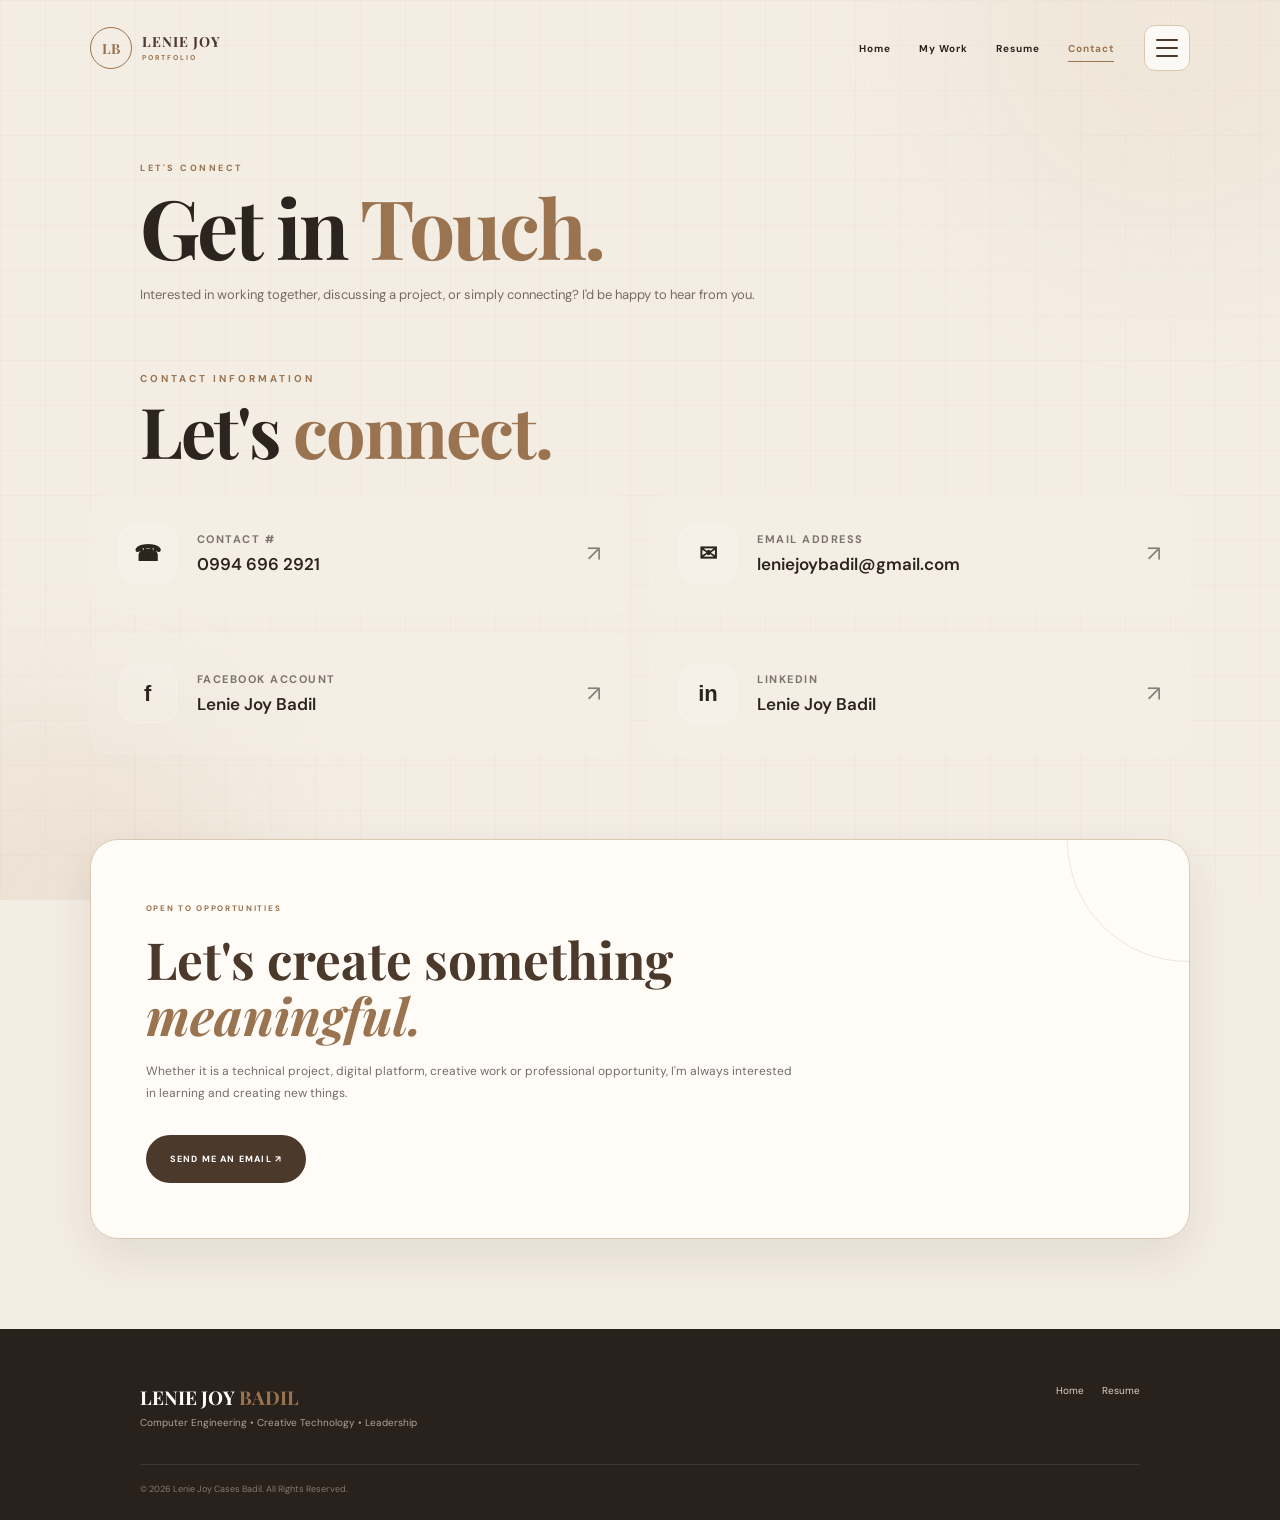
<file: contact.html>
<!DOCTYPE html>
<html lang="en">

<head>

    <meta charset="UTF-8">
    <meta name="viewport" content="width=device-width, initial-scale=1.0">

    <title>Contact | Lenie Joy Badil</title>

    <link rel="stylesheet" href="style.css">

</head>

<body>

<div class="background">

    <div class="orb orb1"></div>
    <div class="orb orb2"></div>
    <div class="grid"></div>

</div>


<!-- =====================================================
     NAVIGATION
===================================================== -->

<header class="navbar">

    <a href="index.html" class="logo">

        <span>LB</span>

        <div>
            <strong>LENIE JOY</strong>
            <small>PORTFOLIO</small>
        </div>

    </a>


    <button
        class="menu-toggle"
        id="menuToggle"
        aria-expanded="false"
        type="button"
    >

        <span></span>
        <span></span>
        <span></span>

    </button>


    <nav class="nav-links" id="navLinks">

        <a href="index.html">
            Home
        </a>

        <a href="technical.html">
            My Work
        </a>

        <a href="resume.html">
            Resume
        </a>

        <a href="contact.html" class="active">
            Contact
        </a>

    </nav>

</header>



<!-- =====================================================
     MAIN
===================================================== -->

<main class="inner-page">


    <!-- =================================================
         PAGE HEADING
    ================================================== -->

    <div class="page-heading">

        <span>
            LET'S CONNECT
        </span>

        <h1>
            Get in <em>Touch.</em>
        </h1>

        <p>
            Interested in working together, discussing a project,
            or simply connecting? I'd be happy to hear from you.
        </p>

    </div>



    <!-- =================================================
         CONTACT INFORMATION
    ================================================== -->

    <section class="contact-information">

        <div class="section-heading">

            <span class="small-label">
                CONTACT INFORMATION
            </span>

            <h2>
                Let's <em>connect.</em>
            </h2>

        </div>


        <div class="contact-info-grid">


            <!-- =================================================
                 PHONE
            ================================================== -->

            <a
                href="tel:09946962921"
                class="contact-info-card"
            >

                <div class="contact-info-icon">
                    ☎
                </div>

                <div class="contact-info-content">

                    <span>
                        CONTACT #
                    </span>

                    <h3>
                        0994 696 2921
                    </h3>

                </div>

                <span class="contact-info-arrow">
                    ↗
                </span>

            </a>



            <!-- =================================================
                 EMAIL
            ================================================== -->

            <a
                href="mailto:leniejoybadil@gmail.com"
                class="contact-info-card"
            >

                <div class="contact-info-icon">
                    ✉
                </div>

                <div class="contact-info-content">

                    <span>
                        EMAIL ADDRESS
                    </span>

                    <h3>
                        leniejoybadil@gmail.com
                    </h3>

                </div>

                <span class="contact-info-arrow">
                    ↗
                </span>

            </a>



            <!-- =================================================
                 FACEBOOK
            ================================================== -->

            <a
                href="https://www.facebook.com/share/1D1uRe6SYQ/"
                target="_blank"
                rel="noopener noreferrer"
                class="contact-info-card"
            >

                <div class="contact-info-icon">
                    f
                </div>

                <div class="contact-info-content">

                    <span>
                        FACEBOOK ACCOUNT
                    </span>

                    <h3>
                        Lenie Joy Badil
                    </h3>

                </div>

                <span class="contact-info-arrow">
                    ↗
                </span>

            </a>



            <!-- =================================================
                 LINKEDIN
            ================================================== -->

            <a
                href="https://www.linkedin.com/in/lenie-joy-badil-871a14411?utm_source=share_via&utm_content=profile&utm_medium=member_android"
                target="_blank"
                rel="noopener noreferrer"
                class="contact-info-card"
            >

                <div class="contact-info-icon">
                    in
                </div>

                <div class="contact-info-content">

                    <span>
                        LINKEDIN
                    </span>

                    <h3>
                        Lenie Joy Badil
                    </h3>

                </div>

                <span class="contact-info-arrow">
                    ↗
                </span>

            </a>


        </div>

    </section>



    <!-- =================================================
         MESSAGE
    ================================================== -->

    <section class="contact-message">

        <span class="small-label">
            OPEN TO OPPORTUNITIES
        </span>

        <h2>
            Let's create something
            <em>meaningful.</em>
        </h2>

        <p>
            Whether it is a technical project, digital platform,
            creative work or professional opportunity, I'm always
            interested in learning and creating new things.
        </p>


        <a
            href="mailto:leniejoybadil@gmail.com"
            class="main-button"
        >

            SEND ME AN EMAIL ↗

        </a>

    </section>


</main>



<!-- =====================================================
     FOOTER
===================================================== -->

<footer>

    <div class="footer-top">

        <div>

            <h3>
                LENIE JOY <span>BADIL</span>
            </h3>

            <p>
                Computer Engineering • Creative Technology • Leadership
            </p>

        </div>


        <div class="footer-links">

            <a href="index.html">
                Home
            </a>

            <a href="resume.html">
                Resume
            </a>

        </div>

    </div>


    <div class="footer-bottom">

        © 2026 Lenie Joy Cases Badil. All Rights Reserved.

    </div>

</footer>



<script src="script.js"></script>

</body>
</html>
</file>
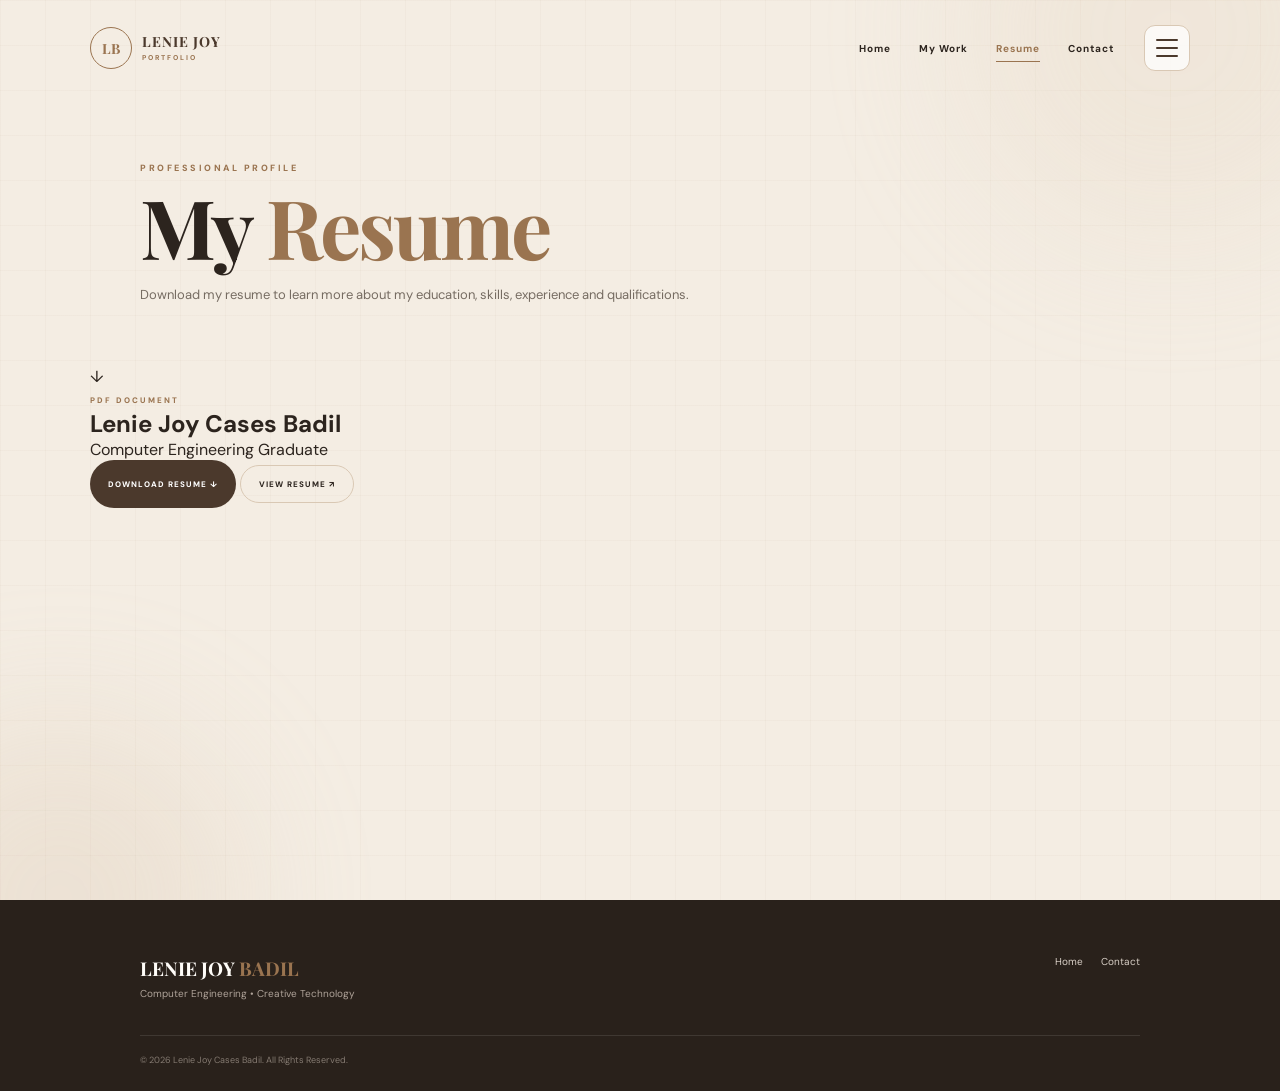
<file: resume.html>
<!DOCTYPE html>
<html lang="en">

<head>

    <meta charset="UTF-8">
    <meta name="viewport" content="width=device-width, initial-scale=1.0">

    <title>Resume | Lenie Joy Badil</title>

    <link rel="stylesheet" href="style.css">

</head>

<body>

<div class="background">

    <div class="orb orb1"></div>
    <div class="orb orb2"></div>
    <div class="grid"></div>

</div>


<header class="navbar">

    <a href="index.html" class="logo">

        <span>LB</span>

        <div>
            <strong>LENIE JOY</strong>
            <small>PORTFOLIO</small>
        </div>

    </a>


    <button class="menu-toggle"
            id="menuToggle"
            aria-expanded="false">

        <span></span>
        <span></span>
        <span></span>

    </button>


    <nav class="nav-links" id="navLinks">

        <a href="index.html">Home</a>
        <a href="technical.html">My Work</a>
        <a href="resume.html" class="active">Resume</a>
        <a href="contact.html">Contact</a>

    </nav>

</header>


<main class="inner-page">


<div class="page-heading">

    <span>PROFESSIONAL PROFILE</span>

    <h1>
        My <em>Resume</em>
    </h1>

    <p>
        Download my resume to learn more about my
        education, skills, experience and qualifications.
    </p>

</div>


<section class="resume-card">

    <div class="resume-icon">
        ↓
    </div>


    <div>

        <span class="project-tag">
            PDF DOCUMENT
        </span>

        <h2>
            Lenie Joy Cases Badil
        </h2>

        <p>
            Computer Engineering Graduate
        </p>


        <div class="resume-actions">

            <a href="assets/resume.pdf"
               download
               class="main-button">

                DOWNLOAD RESUME ↓

            </a>


            <a href="assets/resume.pdf"
               target="_blank"
               class="outline-button">

                VIEW RESUME ↗

            </a>

        </div>

    </div>

</section>


</main>


<footer>

    <div class="footer-top">

        <div>

            <h3>
                LENIE JOY <span>BADIL</span>
            </h3>

            <p>
                Computer Engineering • Creative Technology
            </p>

        </div>

        <div class="footer-links">

            <a href="index.html">Home</a>
            <a href="contact.html">Contact</a>

        </div>

    </div>


    <div class="footer-bottom">
        © 2026 Lenie Joy Cases Badil. All Rights Reserved.
    </div>

</footer>


<script src="script.js"></script>

</body>
</html>
</file>
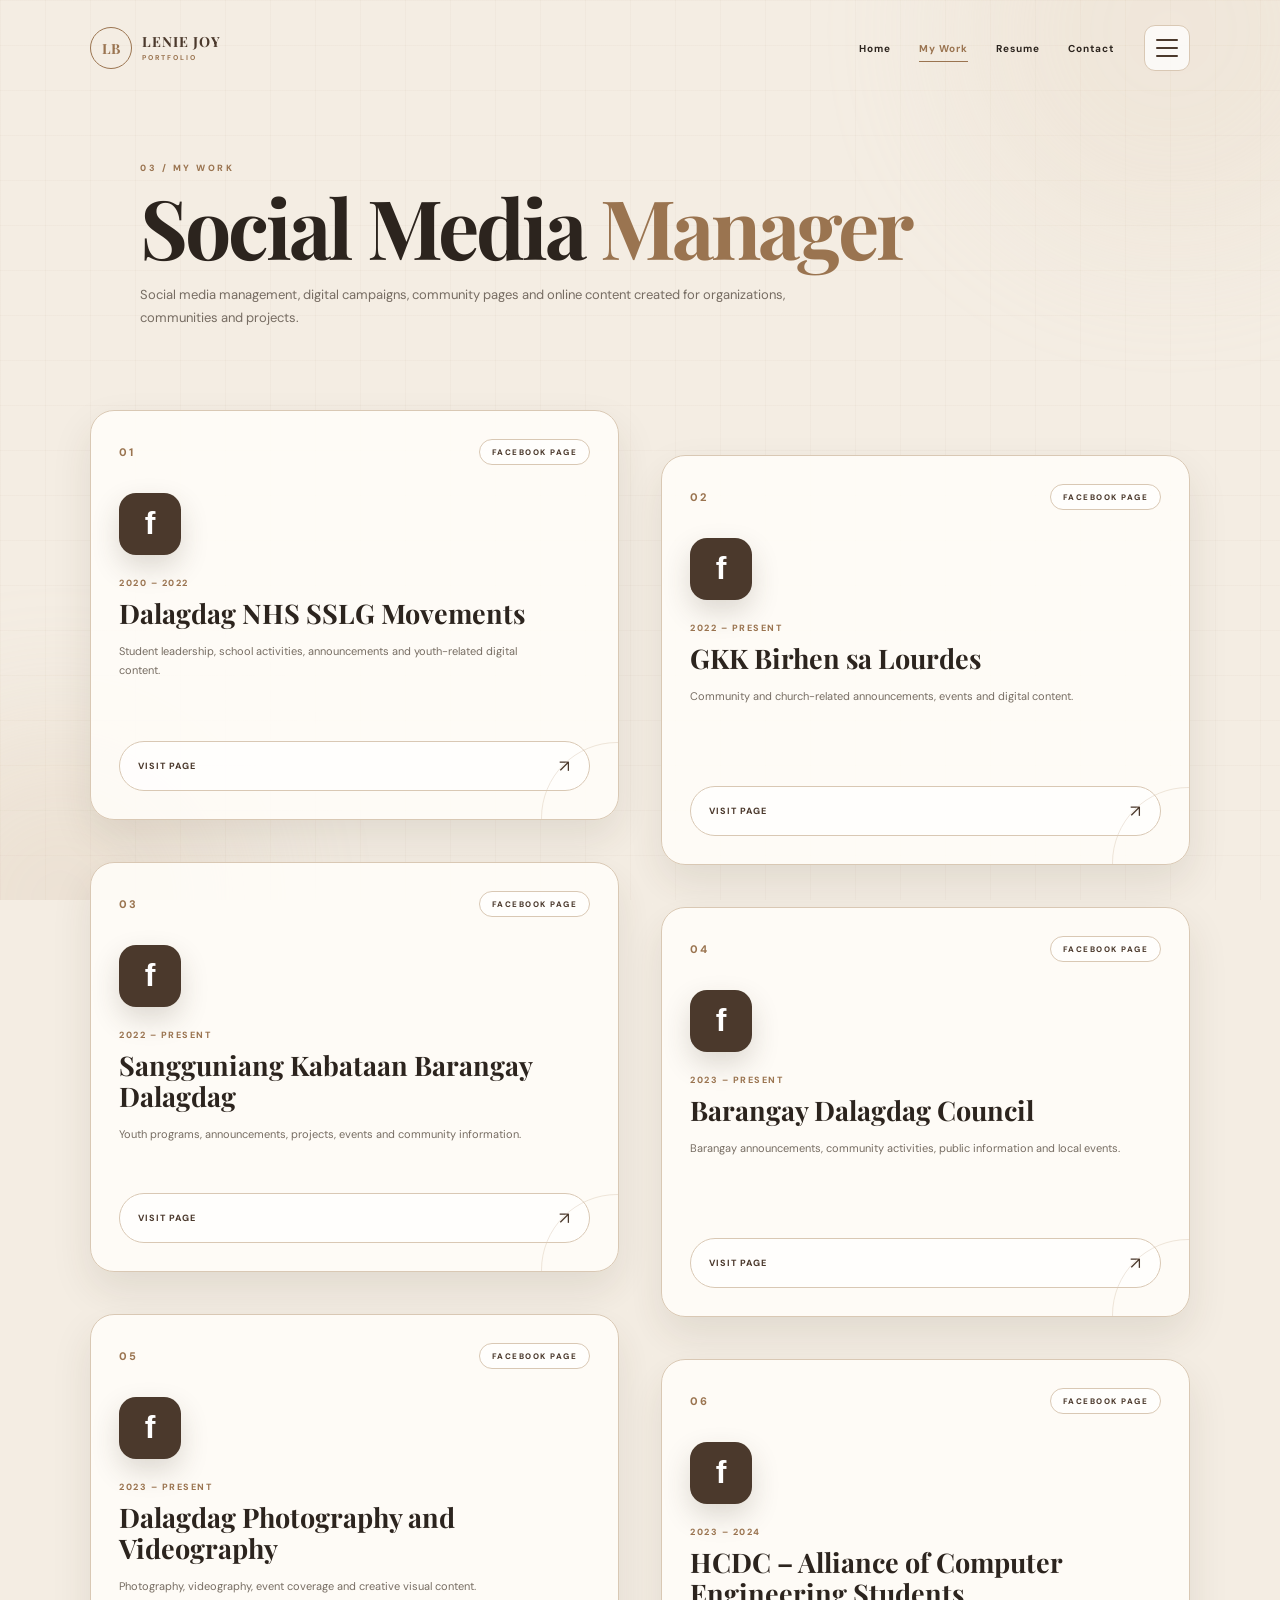
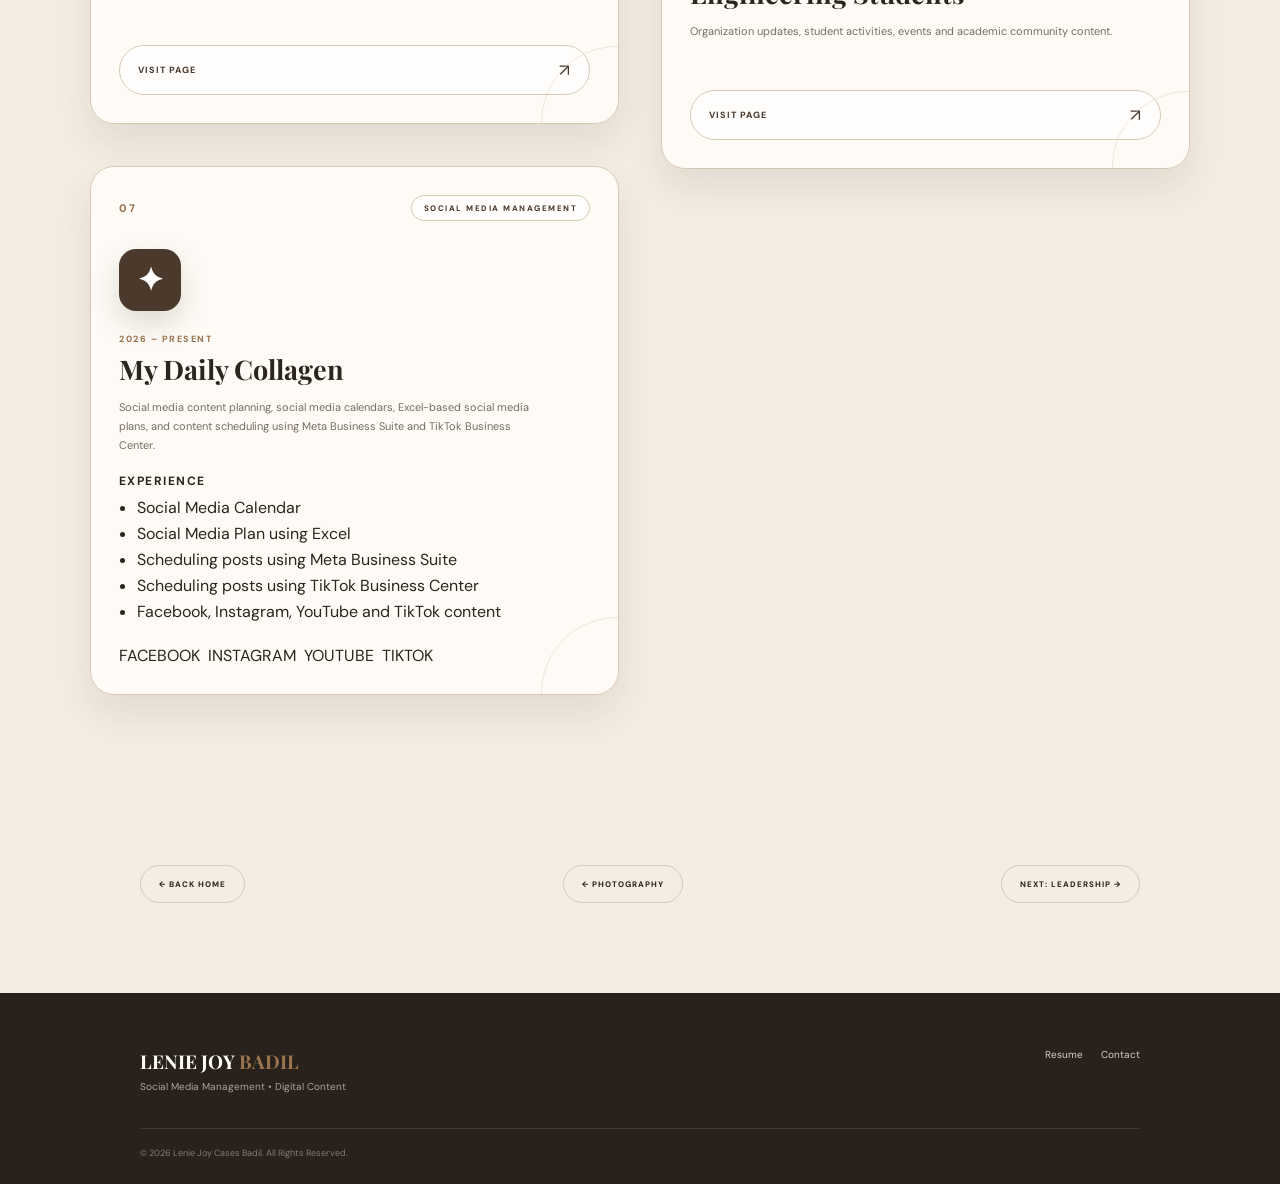
<file: social-media.html>
<!DOCTYPE html>
<html lang="en">

<head>

    <meta charset="UTF-8">
    <meta name="viewport" content="width=device-width, initial-scale=1.0">

    <title>Social Media Manager | Lenie Joy Badil</title>

    <link rel="stylesheet" href="style.css">


<style>
/* Added for My Daily Collagen experience card */
.social-experience {
    margin-top: 18px;
}

.social-experience strong {
    display: block;
    font-size: 0.75rem;
    letter-spacing: 0.12em;
    margin-bottom: 8px;
}

.social-experience ul {
    margin: 0;
    padding-left: 18px;
}

.social-experience li {
    margin-bottom: 5px;
}

.social-platform-links {
    display: flex;
    flex-wrap: wrap;
    gap: 8px;
    margin-top: 18px;
}

.social-platform-links a {
    text-decoration: none;
}
</style>

</head>


<body>


<!-- =========================================
     BACKGROUND
========================================= -->

<div class="background">

    <div class="orb orb1"></div>
    <div class="orb orb2"></div>
    <div class="grid"></div>

</div>


<!-- =========================================
     NAVBAR
========================================= -->

<header class="navbar">

    <a href="index.html" class="logo">

        <span>LB</span>

        <div>
            <strong>LENIE JOY</strong>
            <small>PORTFOLIO</small>
        </div>

    </a>


    <button
        class="menu-toggle"
        id="menuToggle"
        aria-expanded="false"
        aria-label="Open navigation menu"
    >

        <span></span>
        <span></span>
        <span></span>

    </button>


    <nav class="nav-links" id="navLinks">

        <a href="index.html">
            Home
        </a>

        <a href="technical.html" class="active">
            My Work
        </a>

        <a href="resume.html">
            Resume
        </a>

        <a href="contact.html">
            Contact
        </a>

    </nav>

</header>



<!-- =========================================
     MAIN
========================================= -->

<main class="project-page">


    <!-- =====================================
         PAGE HEADER
    ====================================== -->

    <section class="page-header">

        <span class="section-number">
            03 / MY WORK
        </span>

        <h1>
            Social Media <span>Manager</span>
        </h1>

        <p>
            Social media management, digital campaigns,
            community pages and online content created
            for organizations, communities and projects.
        </p>

    </section>



    <!-- =====================================
         SOCIAL MEDIA CARDS
    ====================================== -->

    <section class="social-media-section">


        <div class="social-media-grid">


            <!-- CARD 01 -->

            <article class="social-card">

                <div class="social-card-top">

                    <span class="social-number">
                        01
                    </span>

                    <span class="social-platform">
                        FACEBOOK PAGE
                    </span>

                </div>


                <div class="social-icon">
                    f
                </div>


                <div class="social-card-content">

                    <span class="social-year">
                        2020 – 2022
                    </span>

                    <h2>
                        Dalagdag NHS
                        SSLG Movements
                    </h2>

                    <p>
                        Student leadership, school activities,
                        announcements and youth-related
                        digital content.
                    </p>

                </div>


                <a
                    href="https://www.facebook.com/share/1ActaRMYTv/"
                    target="_blank"
                    rel="noopener noreferrer"
                    class="social-button"
                >
                    <span>VISIT PAGE</span>
                    <b>↗</b>
                </a>

            </article>



            <!-- CARD 02 -->

            <article class="social-card">

                <div class="social-card-top">

                    <span class="social-number">
                        02
                    </span>

                    <span class="social-platform">
                        FACEBOOK PAGE
                    </span>

                </div>


                <div class="social-icon">
                    f
                </div>


                <div class="social-card-content">

                    <span class="social-year">
                        2022 – PRESENT
                    </span>

                    <h2>
                        GKK Birhen
                        sa Lourdes
                    </h2>

                    <p>
                        Community and church-related
                        announcements, events and
                        digital content.
                    </p>

                </div>


                <a
                    href="https://www.facebook.com/share/1KAME9Wv6x/"
                    target="_blank"
                    rel="noopener noreferrer"
                    class="social-button"
                >
                    <span>VISIT PAGE</span>
                    <b>↗</b>
                </a>

            </article>



            <!-- CARD 03 -->

            <article class="social-card">

                <div class="social-card-top">

                    <span class="social-number">
                        03
                    </span>

                    <span class="social-platform">
                        FACEBOOK PAGE
                    </span>

                </div>


                <div class="social-icon">
                    f
                </div>


                <div class="social-card-content">

                    <span class="social-year">
                        2022 – PRESENT
                    </span>

                    <h2>
                        Sangguniang Kabataan
                        Barangay Dalagdag
                    </h2>

                    <p>
                        Youth programs, announcements,
                        projects, events and community
                        information.
                    </p>

                </div>


                <a
                    href="https://www.facebook.com/share/1DRpq69KP7/"
                    target="_blank"
                    rel="noopener noreferrer"
                    class="social-button"
                >
                    <span>VISIT PAGE</span>
                    <b>↗</b>
                </a>

            </article>



            <!-- CARD 04 -->

            <article class="social-card">

                <div class="social-card-top">

                    <span class="social-number">
                        04
                    </span>

                    <span class="social-platform">
                        FACEBOOK PAGE
                    </span>

                </div>


                <div class="social-icon">
                    f
                </div>


                <div class="social-card-content">

                    <span class="social-year">
                        2023 – PRESENT
                    </span>

                    <h2>
                        Barangay Dalagdag
                        Council
                    </h2>

                    <p>
                        Barangay announcements, community
                        activities, public information and
                        local events.
                    </p>

                </div>


                <a
                    href="https://www.facebook.com/share/1DQMNcFGQW/"
                    target="_blank"
                    rel="noopener noreferrer"
                    class="social-button"
                >
                    <span>VISIT PAGE</span>
                    <b>↗</b>
                </a>

            </article>



            <!-- CARD 05 -->

            <article class="social-card">

                <div class="social-card-top">

                    <span class="social-number">
                        05
                    </span>

                    <span class="social-platform">
                        FACEBOOK PAGE
                    </span>

                </div>


                <div class="social-icon">
                    f
                </div>


                <div class="social-card-content">

                    <span class="social-year">
                        2023 – PRESENT
                    </span>

                    <h2>
                        Dalagdag Photography
                        and Videography
                    </h2>

                    <p>
                        Photography, videography, event
                        coverage and creative visual
                        content.
                    </p>

                </div>


                <a
                    href="https://www.facebook.com/share/1Ex4heA3Jg/"
                    target="_blank"
                    rel="noopener noreferrer"
                    class="social-button"
                >
                    <span>VISIT PAGE</span>
                    <b>↗</b>
                </a>

            </article>



            <!-- CARD 06 -->

            <article class="social-card">

                <div class="social-card-top">

                    <span class="social-number">
                        06
                    </span>

                    <span class="social-platform">
                        FACEBOOK PAGE
                    </span>

                </div>


                <div class="social-icon">
                    f
                </div>


                <div class="social-card-content">

                    <span class="social-year">
                        2023 – 2024
                    </span>

                    <h2>
                        HCDC – Alliance of
                        Computer Engineering Students
                    </h2>

                    <p>
                        Organization updates, student
                        activities, events and academic
                        community content.
                    </p>

                </div>


                <a
                    href="https://www.facebook.com/share/18FxEzboxU/"
                    target="_blank"
                    rel="noopener noreferrer"
                    class="social-button"
                >
                    <span>VISIT PAGE</span>
                    <b>↗</b>
                </a>

            </article>


        
            <!-- CARD 07 -->

            <article class="social-card">

                <div class="social-card-top">

                    <span class="social-number">
                        07
                    </span>

                    <span class="social-platform">
                        SOCIAL MEDIA MANAGEMENT
                    </span>

                </div>


                <div class="social-icon">
                    ✦
                </div>


                <div class="social-card-content">

                    <span class="social-year">
                        2026 – PRESENT
                    </span>

                    <h2>
                        My Daily Collagen
                    </h2>

                    <p>
                        Social media content planning, social media calendars,
                        Excel-based social media plans, and content scheduling
                        using Meta Business Suite and TikTok Business Center.
                    </p>

                    <div class="social-experience">
                        <strong>EXPERIENCE</strong>
                        <ul>
                            <li>Social Media Calendar</li>
                            <li>Social Media Plan using Excel</li>
                            <li>Scheduling posts using Meta Business Suite</li>
                            <li>Scheduling posts using TikTok Business Center</li>
                            <li>Facebook, Instagram, YouTube and TikTok content</li>
                        </ul>
                    </div>

                </div>


                <div class="social-platform-links">
                    <a href="https://web.facebook.com/mydailycollagen" target="_blank" rel="noopener noreferrer">FACEBOOK</a>
                    <a href="https://www.instagram.com/mydailycollagen/" target="_blank" rel="noopener noreferrer">INSTAGRAM</a>
                    <a href="https://www.youtube.com/channel/UCxNmHpyCjGy2rMFCphLUJzw" target="_blank" rel="noopener noreferrer">YOUTUBE</a>
                    <a href="https://www.tiktok.com/@mydailycollagen?is_from_webapp=1&sender_device=pc" target="_blank" rel="noopener noreferrer">TIKTOK</a>
                </div>

            </article>

</div>

    </section>



    <!-- =====================================
         PAGE NAVIGATION
    ====================================== -->

    <div class="page-navigation">

        <a href="index.html">
    ← BACK HOME
</a>

        <a href="photography.html">
            ← PHOTOGRAPHY
        </a>

        <a href="leadership.html">
            NEXT: LEADERSHIP →
        </a>

    </div>


</main>



<!-- =========================================
     FOOTER
========================================= -->

<footer>

    <div class="footer-top">

        <div>

            <h3>
                LENIE JOY <span>BADIL</span>
            </h3>

            <p>
                Social Media Management • Digital Content
            </p>

        </div>


        <div class="footer-links">

            <a href="resume.html">
                Resume
            </a>

            <a href="contact.html">
                Contact
            </a>

        </div>

    </div>


    <div class="footer-bottom">

        © 2026 Lenie Joy Cases Badil.
        All Rights Reserved.

    </div>

</footer>



<script src="script.js"></script>

</body>

</html>
</file>
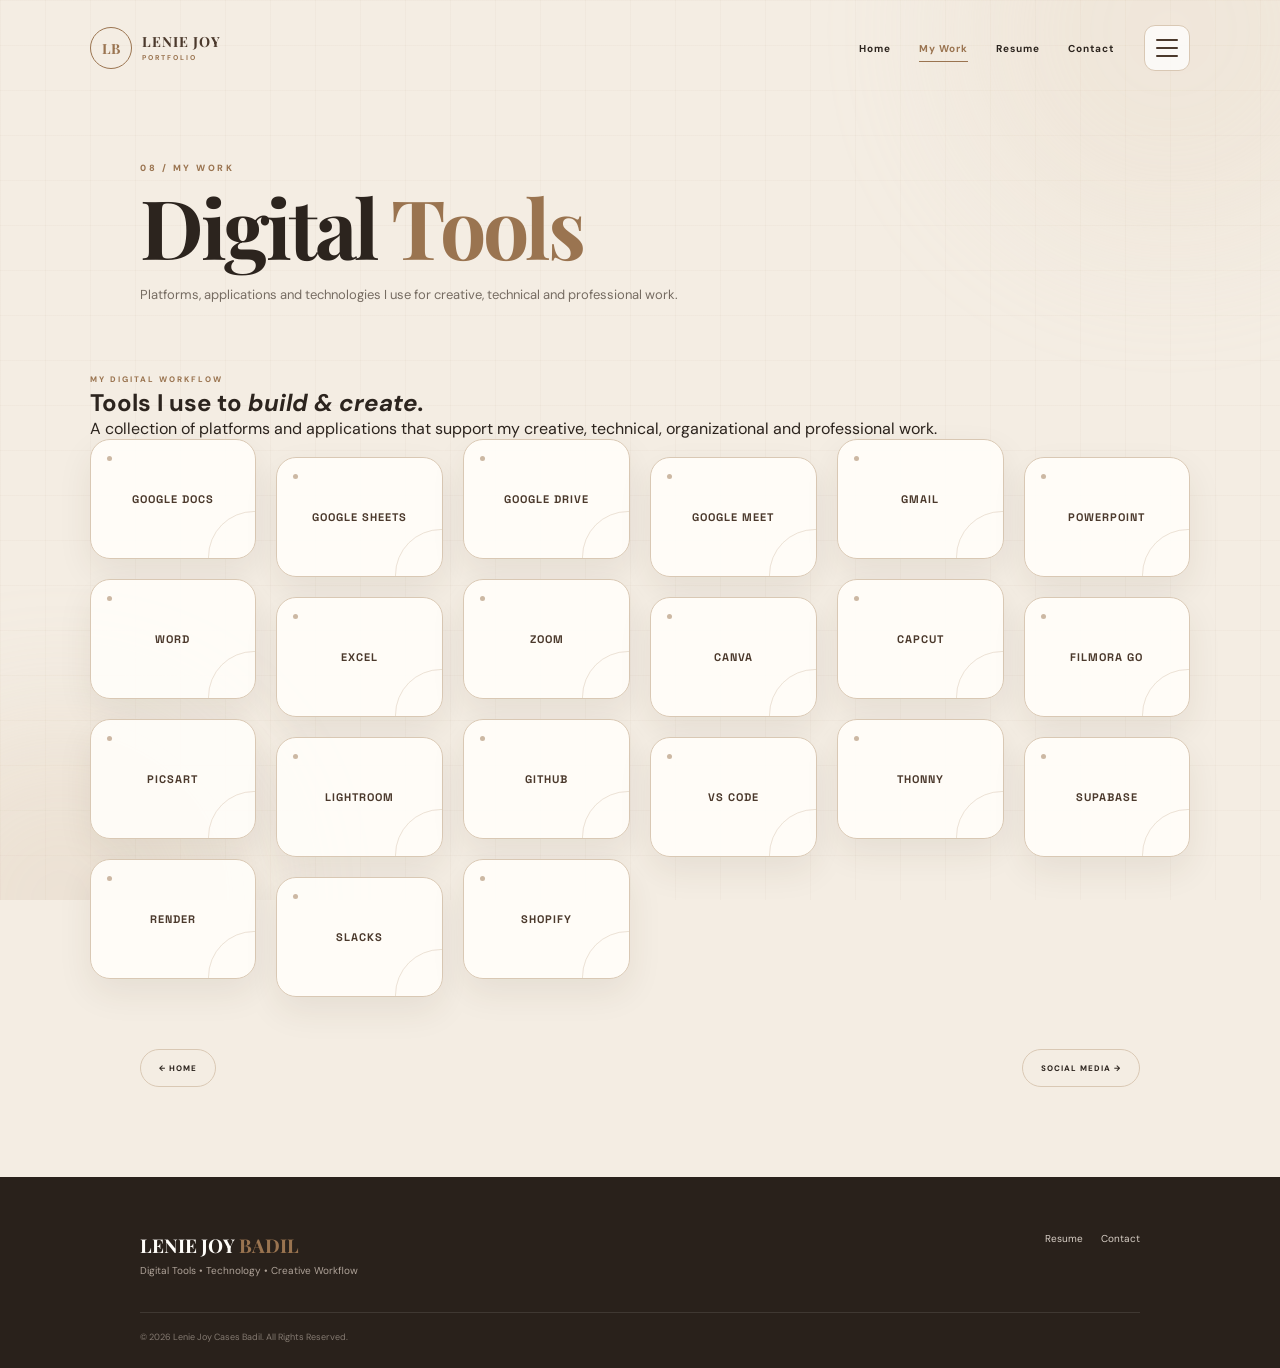
<file: tools.html>
<!DOCTYPE html>
<html lang="en">

<head>

    <meta charset="UTF-8">
    <meta name="viewport" content="width=device-width, initial-scale=1.0">

    <title>Digital Tools | Lenie Joy Badil</title>

    <link rel="stylesheet" href="style.css">

</head>

<body>

<div class="background">

    <div class="orb orb1"></div>
    <div class="orb orb2"></div>
    <div class="grid"></div>

</div>


<header class="navbar">

    <a href="index.html" class="logo">

        <span>LB</span>

        <div>
            <strong>LENIE JOY</strong>
            <small>PORTFOLIO</small>
        </div>

    </a>


    <button class="menu-toggle"
            id="menuToggle"
            aria-expanded="false">

        <span></span>
        <span></span>
        <span></span>

    </button>


    <nav class="nav-links" id="navLinks">

        <a href="index.html">Home</a>
        <a href="technical.html" class="active">My Work</a>
        <a href="resume.html">Resume</a>
        <a href="contact.html">Contact</a>

    </nav>

</header>


<main class="project-page">


<section class="page-header">

    <span class="section-number">
        08 / MY WORK
    </span>

    <h1>
        Digital <span>Tools</span>
    </h1>

    <p>
        Platforms, applications and technologies
        I use for creative, technical and professional work.
    </p>

</section>


<section class="tools-section">


    <div class="tools-intro">

        <span class="project-tag">
            MY DIGITAL WORKFLOW
        </span>

        <h2>
            Tools I use to <em>build & create.</em>
        </h2>

        <p>
            A collection of platforms and applications that support
            my creative, technical, organizational and professional work.
        </p>

    </div>


    <div class="tools-grid">

        <div class="tool-card">
            GOOGLE DOCS
        </div>

        <div class="tool-card">
            GOOGLE SHEETS
        </div>

        <div class="tool-card">
            GOOGLE DRIVE
        </div>

        <div class="tool-card">
            GOOGLE MEET
        </div>

        <div class="tool-card">
            GMAIL
        </div>

        <div class="tool-card">
            POWERPOINT
        </div>

        <div class="tool-card">
            WORD
        </div>

        <div class="tool-card">
            EXCEL
        </div>

        <div class="tool-card">
            ZOOM
        </div>

        <div class="tool-card">
            CANVA
        </div>

        <div class="tool-card">
            CAPCUT
        </div>

        <div class="tool-card">
            FILMORA GO
        </div>

        <div class="tool-card">
            PICSART
        </div>

        <div class="tool-card">
            LIGHTROOM
        </div>

        <div class="tool-card">
            GITHUB
        </div>

        <div class="tool-card">
            VS CODE
        </div>

        <div class="tool-card">
            THONNY
        </div>

        <div class="tool-card">
            SUPABASE
        </div>

        <div class="tool-card">
            RENDER
        </div>

        <div class="tool-card">
            SLACKS
        </div>

        <div class="tool-card">
            SHOPIFY
        </div>

    </div>

</section>


<div class="page-navigation">

    <a href="index.html">
        ← HOME
    </a>

    <a href="social-media.html">
        SOCIAL MEDIA →
    </a>

</div>


</main>


<footer>

    <div class="footer-top">

        <div>

            <h3>
                LENIE JOY <span>BADIL</span>
            </h3>

            <p>
                Digital Tools • Technology • Creative Workflow
            </p>

        </div>

        <div class="footer-links">

            <a href="resume.html">Resume</a>
            <a href="contact.html">Contact</a>

        </div>

    </div>


    <div class="footer-bottom">
        © 2026 Lenie Joy Cases Badil. All Rights Reserved.
    </div>

</footer>


<script src="script.js"></script>

</body>
</html>
</file>
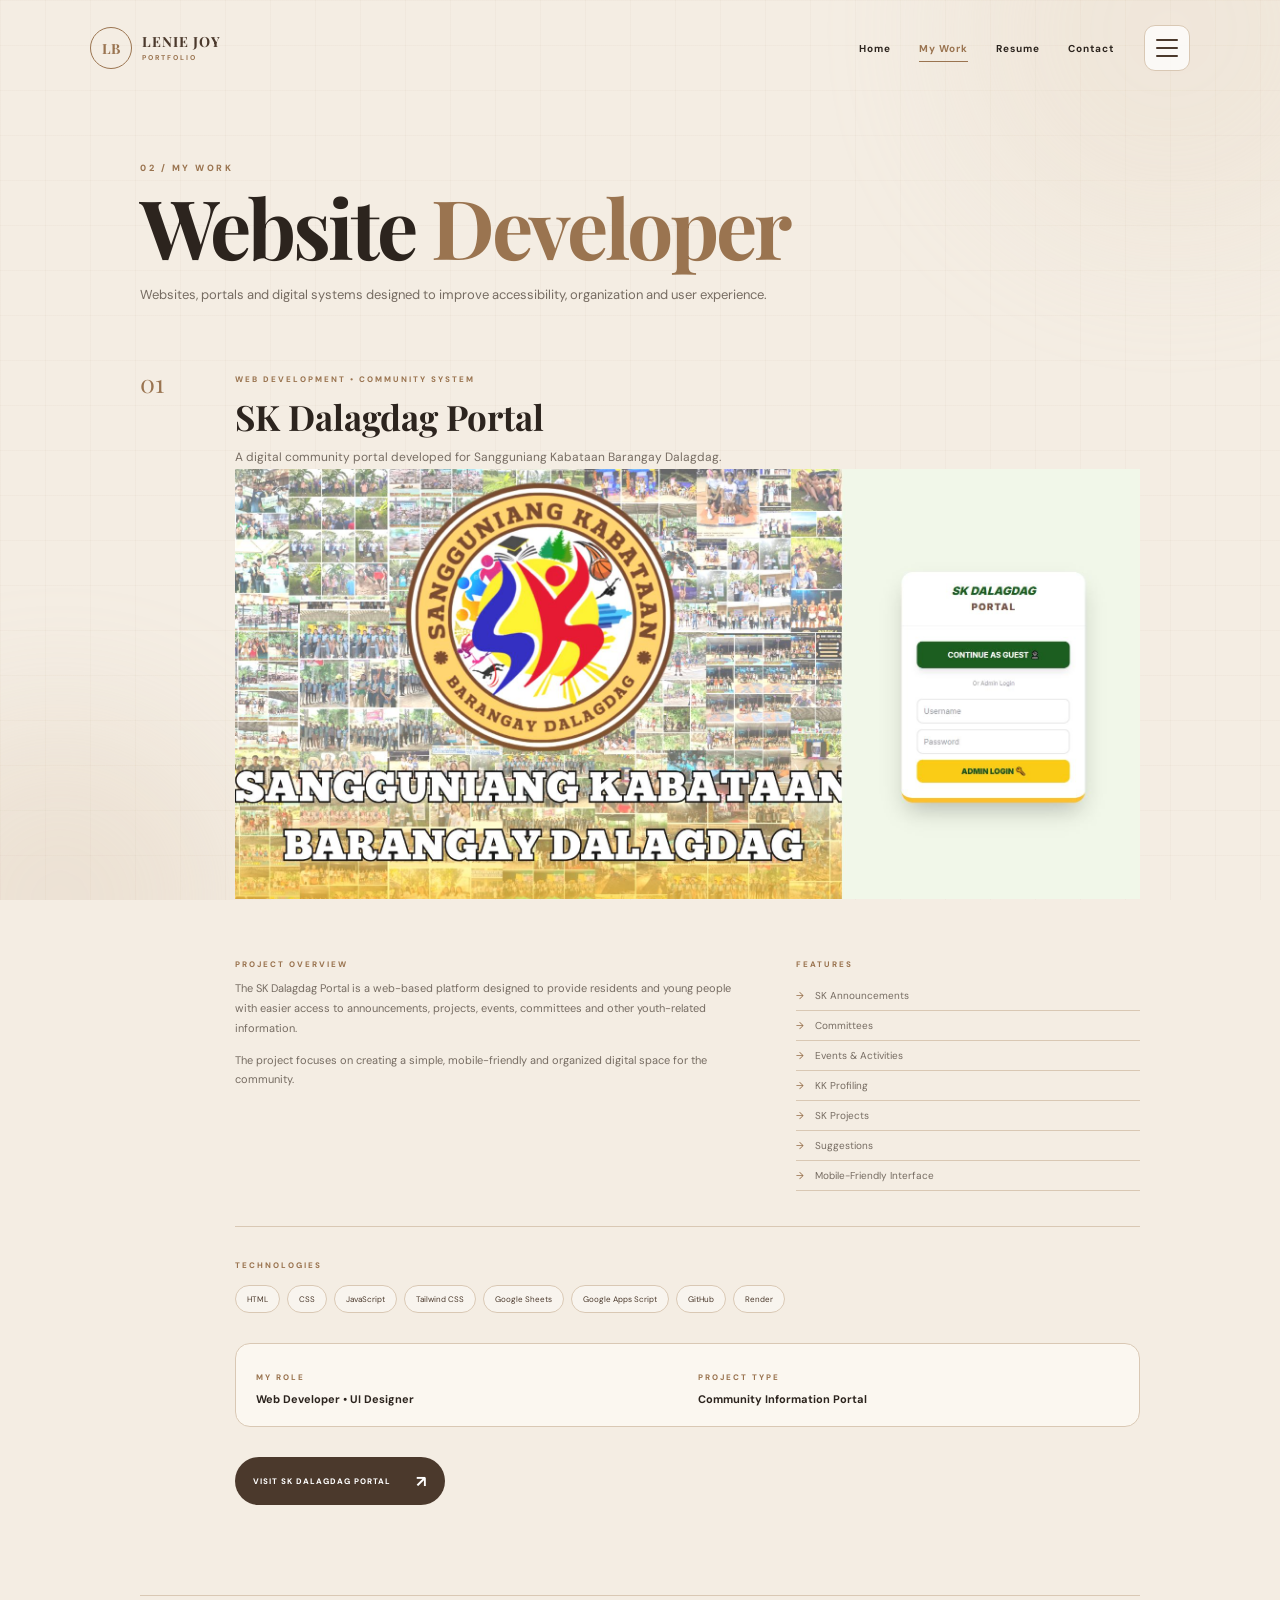
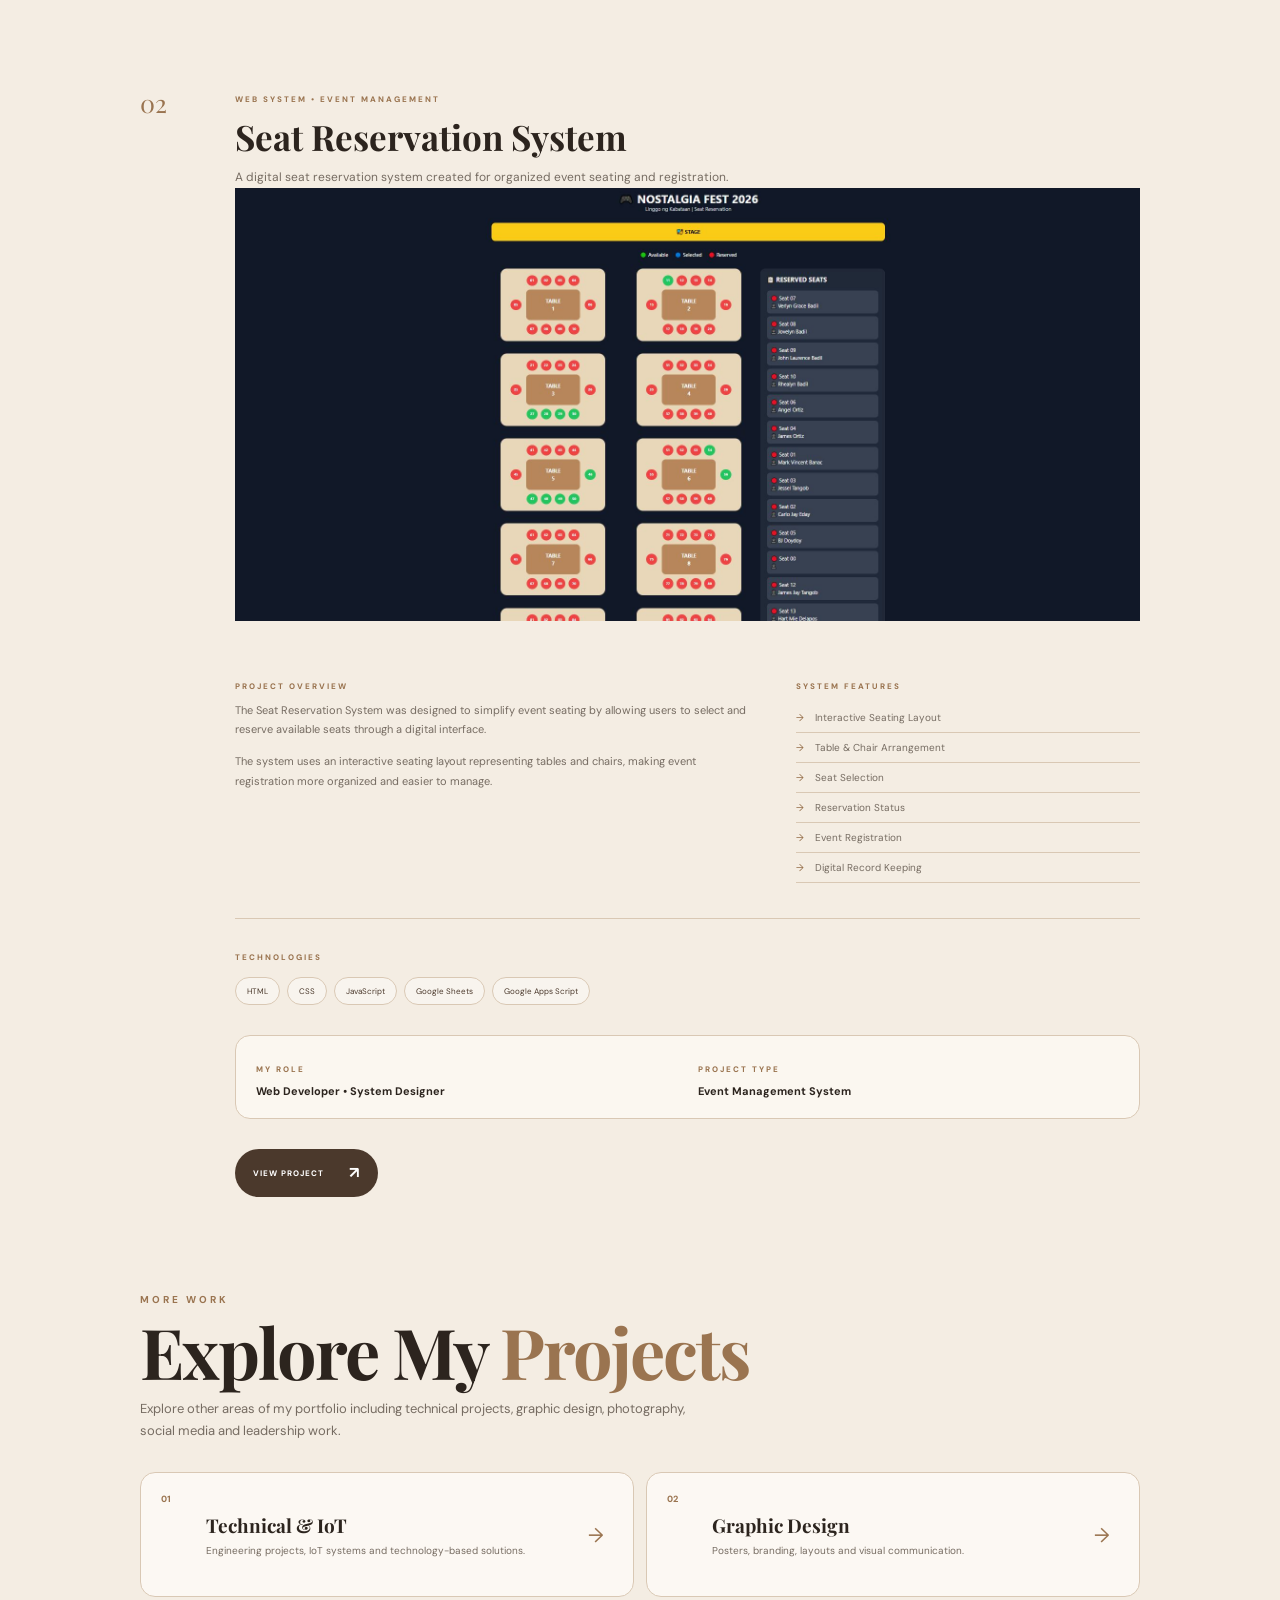
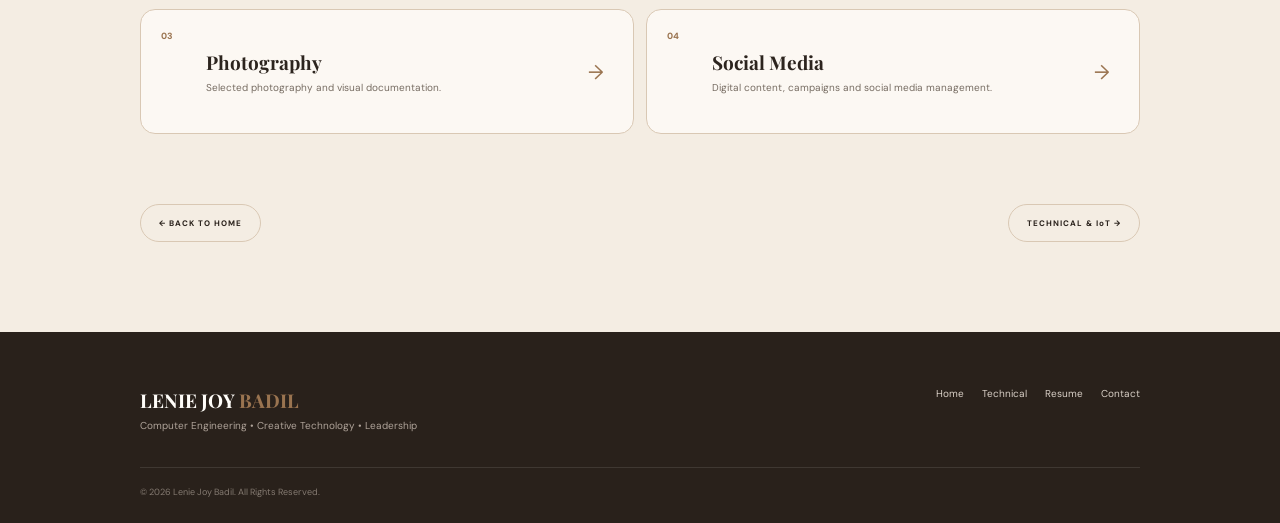
<file: website.html>
<!DOCTYPE html>
<html lang="en">

<head>
    <meta charset="UTF-8">
    <meta name="viewport" content="width=device-width, initial-scale=1.0">

    <title>Website Developer | Lenie Joy Badil</title>

    <link rel="stylesheet" href="style.css">
</head>

<body>

<!-- =====================================================
     BACKGROUND
===================================================== -->

<div class="background">
    <div class="orb orb1"></div>
    <div class="orb orb2"></div>
    <div class="grid"></div>
</div>


<!-- =====================================================
     NAVIGATION
===================================================== -->

<header class="navbar">

    <a href="index.html" class="logo">

        <span>LB</span>

        <div>
            <strong>LENIE JOY</strong>
            <small>PORTFOLIO</small>
        </div>

    </a>


    <button
        class="menu-toggle"
        id="menuToggle"
        type="button"
        aria-label="Open navigation"
        aria-expanded="false"
    >
        <span></span>
        <span></span>
        <span></span>
    </button>


    <nav class="nav-links" id="navLinks">

        <a href="index.html">
            Home
        </a>

        <a href="technical.html" class="active">
            My Work
        </a>

        <a href="resume.html">
            Resume
        </a>

        <a href="contact.html">
            Contact
        </a>

    </nav>

</header>


<!-- =====================================================
     MAIN
===================================================== -->

<main class="project-page">


    <!-- =================================================
         PAGE HEADER
    ================================================== -->

    <section class="page-header">

        <span class="section-number">
            02 / MY WORK
        </span>

        <h1>
            Website <span>Developer</span>
        </h1>

        <p>
            Websites, portals and digital systems designed to
            improve accessibility, organization and user experience.
        </p>

    </section>



    <!-- =================================================
         PROJECT 01
         SK DALAGDAG PORTAL
    ================================================== -->

    <section class="project-detail">

        <div class="project-number">
            01
        </div>


        <div class="project-content">

            <!-- PROJECT TITLE -->

            <div class="project-heading">

                <span class="project-category">
                    WEB DEVELOPMENT • COMMUNITY SYSTEM
                </span>

                <h2>
                    SK Dalagdag Portal
                </h2>

                <p>
                    A digital community portal developed for
                    Sangguniang Kabataan Barangay Dalagdag.
                </p>

            </div>


            <!-- PROJECT IMAGE -->

            <div class="website-project-image">

                <img
                    src="assets/website/sk-portal.jpg"
                    alt="SK Dalagdag Portal"
                >

            </div>


            <!-- PROJECT INFORMATION -->

            <div class="project-description-grid">

                <div>

                    <h3>
                        PROJECT OVERVIEW
                    </h3>

                    <p>
                        The SK Dalagdag Portal is a web-based platform
                        designed to provide residents and young people
                        with easier access to announcements, projects,
                        events, committees and other youth-related
                        information.
                    </p>

                    <p>
                        The project focuses on creating a simple,
                        mobile-friendly and organized digital space
                        for the community.
                    </p>

                </div>


                <div>

                    <h3>
                        FEATURES
                    </h3>

                    <ul class="feature-list">

                        <li>
                            SK Announcements
                        </li>

                        <li>
                            Committees
                        </li>

                        <li>
                            Events & Activities
                        </li>

                        <li>
                            KK Profiling
                        </li>

                        <li>
                            SK Projects
                        </li>

                        <li>
                            Suggestions
                        </li>

                        <li>
                            Mobile-Friendly Interface
                        </li>

                    </ul>

                </div>

            </div>


            <!-- TECHNOLOGIES -->

            <div class="technology-box">

                <span>
                    TECHNOLOGIES
                </span>

                <div class="technology-tags">

                    <span>HTML</span>
                    <span>CSS</span>
                    <span>JavaScript</span>
                    <span>Tailwind CSS</span>
                    <span>Google Sheets</span>
                    <span>Google Apps Script</span>
                    <span>GitHub</span>
                    <span>Render</span>

                </div>

            </div>


            <!-- ROLE -->

            <div class="role-box">

                <div>

                    <span>
                        MY ROLE
                    </span>

                    <strong>
                        Web Developer • UI Designer
                    </strong>

                </div>


                <div>

                    <span>
                        PROJECT TYPE
                    </span>

                    <strong>
                        Community Information Portal
                    </strong>

                </div>

            </div>


            <!-- PROJECT BUTTON -->

            <div class="project-actions">

                <a
                    href="https://sk-web-2bmt.onrender.com"
                    target="_blank"
                    rel="noopener noreferrer"
                    class="main-button"
                >

                    <span>
                        VISIT SK DALAGDAG PORTAL
                    </span>

                    <b>
                        ↗
                    </b>

                </a>

            </div>

        </div>

    </section>



    <!-- DIVIDER -->

    <div class="project-divider"></div>



    <!-- =================================================
         PROJECT 02
         SEAT RESERVATION SYSTEM
    ================================================== -->

    <section class="project-detail">

        <div class="project-number">
            02
        </div>


        <div class="project-content">

            <!-- PROJECT TITLE -->

            <div class="project-heading">

                <span class="project-category">
                    WEB SYSTEM • EVENT MANAGEMENT
                </span>

                <h2>
                    Seat Reservation System
                </h2>

                <p>
                    A digital seat reservation system created for
                    organized event seating and registration.
                </p>

            </div>


            <!-- PROJECT IMAGE -->

            <div class="website-project-image">

                <img
                    src="assets/website/seat-reservation.jpg"
                    alt="Seat Reservation System"
                >

            </div>


            <!-- PROJECT INFORMATION -->

            <div class="project-description-grid">

                <div>

                    <h3>
                        PROJECT OVERVIEW
                    </h3>

                    <p>
                        The Seat Reservation System was designed to
                        simplify event seating by allowing users to
                        select and reserve available seats through
                        a digital interface.
                    </p>

                    <p>
                        The system uses an interactive seating layout
                        representing tables and chairs, making event
                        registration more organized and easier to manage.
                    </p>

                </div>


                <div>

                    <h3>
                        SYSTEM FEATURES
                    </h3>

                    <ul class="feature-list">

                        <li>
                            Interactive Seating Layout
                        </li>

                        <li>
                            Table & Chair Arrangement
                        </li>

                        <li>
                            Seat Selection
                        </li>

                        <li>
                            Reservation Status
                        </li>

                        <li>
                            Event Registration
                        </li>

                        <li>
                            Digital Record Keeping
                        </li>

                    </ul>

                </div>

            </div>


            <!-- TECHNOLOGIES -->

            <div class="technology-box">

                <span>
                    TECHNOLOGIES
                </span>

                <div class="technology-tags">

                    <span>HTML</span>
                    <span>CSS</span>
                    <span>JavaScript</span>
                    <span>Google Sheets</span>
                    <span>Google Apps Script</span>

                </div>

            </div>


            <!-- ROLE -->

            <div class="role-box">

                <div>

                    <span>
                        MY ROLE
                    </span>

                    <strong>
                        Web Developer • System Designer
                    </strong>

                </div>


                <div>

                    <span>
                        PROJECT TYPE
                    </span>

                    <strong>
                        Event Management System
                    </strong>

                </div>

            </div>


            <!-- PROJECT BUTTON -->

            <div class="project-actions">

                <a
                    href="https://www.facebook.com/share/v/1D2Jy3Z4LW/"
                    target="_blank"
                    rel="noopener noreferrer"
                    class="main-button"
                >

                    <span>
                        VIEW PROJECT
                    </span>

                    <b>
                        ↗
                    </b>

                </a>

            </div>

        </div>

    </section>



    <!-- =================================================
         OTHER WORK
    ================================================== -->

    <section class="awards-section">

        <div class="section-heading">

            <span class="small-label">
                MORE WORK
            </span>

            <h2>
                Explore My <em>Projects</em>
            </h2>

            <p>
                Explore other areas of my portfolio including
                technical projects, graphic design, photography,
                social media and leadership work.
            </p>

        </div>


        <div class="work-links">

            <a href="technical.html" class="work-link">

                <span class="work-number">
                    01
                </span>

                <div>

                    <h3>
                        Technical & IoT
                    </h3>

                    <p>
                        Engineering projects, IoT systems
                        and technology-based solutions.
                    </p>

                </div>

                <span class="work-arrow">
                    →
                </span>

            </a>


            <a href="graphic-design.html" class="work-link">

                <span class="work-number">
                    02
                </span>

                <div>

                    <h3>
                        Graphic Design
                    </h3>

                    <p>
                        Posters, branding, layouts and
                        visual communication.
                    </p>

                </div>

                <span class="work-arrow">
                    →
                </span>

            </a>


            <a href="photography.html" class="work-link">

                <span class="work-number">
                    03
                </span>

                <div>

                    <h3>
                        Photography
                    </h3>

                    <p>
                        Selected photography and visual
                        documentation.
                    </p>

                </div>

                <span class="work-arrow">
                    →
                </span>

            </a>


            <a href="social-media.html" class="work-link">

                <span class="work-number">
                    04
                </span>

                <div>

                    <h3>
                        Social Media
                    </h3>

                    <p>
                        Digital content, campaigns and
                        social media management.
                    </p>

                </div>

                <span class="work-arrow">
                    →
                </span>

            </a>

        </div>

    </section>



    <!-- =================================================
         PAGE NAVIGATION
    ================================================== -->

    <section class="back-section">

        <a
            href="index.html"
            class="outline-button"
        >
            ← BACK TO HOME
        </a>


        <a
            href="technical.html"
            class="outline-button"
        >
            TECHNICAL & IoT →
        </a>

    </section>


</main>



<!-- =====================================================
     FOOTER
===================================================== -->

<footer>

    <div class="footer-top">

        <div>

            <h3>
                LENIE JOY <span>BADIL</span>
            </h3>

            <p>
                Computer Engineering • Creative Technology • Leadership
            </p>

        </div>


        <div class="footer-links">

            <a href="index.html">
                Home
            </a>

            <a href="technical.html">
                Technical
            </a>

            <a href="resume.html">
                Resume
            </a>

            <a href="contact.html">
                Contact
            </a>

        </div>

    </div>


    <div class="footer-bottom">

        © 2026 Lenie Joy Badil. All Rights Reserved.

    </div>

</footer>


<!-- =====================================================
     SCRIPT
===================================================== -->

<script src="script.js"></script>

</body>
</html>
</file>
<file: style.css>
@import url('https://fonts.googleapis.com/css2?family=DM+Sans:wght@400;500;600;700&family=Playfair+Display:wght@500;600;700&family=Space+Grotesk:wght@400;500;600;700&display=swap');

/* =========================================================
   LENIE JOY BADIL — PORTFOLIO
   COMPLETE RESPONSIVE STYLE
   CREAM / BROWN VIBE
========================================================= */

:root {
    --cream: #f4ede3;
    --cream-light: #fffdf9;
    --cream-dark: #e5d5c1;
    --brown: #9a7450;
    --brown-dark: #4b392c;
    --text: #2c241e;
    --muted: #766c62;
    --border: #d9c8b4;
    --white: #ffffff;
    --shadow: rgba(60, 45, 30, 0.10);
}

/* =========================================================
   RESET
========================================================= */

* {
    margin: 0;
    padding: 0;
    box-sizing: border-box;
}

html {
    scroll-behavior: smooth;
}

body {
    font-family: "DM Sans", sans-serif;
    background: var(--cream);
    color: var(--text);
    overflow-x: hidden;
}

body.no-scroll {
    overflow: hidden;
}

a {
    color: inherit;
    text-decoration: none;
}

img {
    display: block;
    max-width: 100%;
}

/* =========================================================
   BACKGROUND
========================================================= */

.background {
    position: fixed;
    inset: 0;
    z-index: -10;
    overflow: hidden;
    pointer-events: none;
}

.orb {
    position: absolute;
    border-radius: 50%;
    filter: blur(70px);
    opacity: 0.25;
}

.orb1 {
    width: 420px;
    height: 420px;
    top: -180px;
    right: -100px;
    background: var(--cream-dark);
}

.orb2 {
    width: 360px;
    height: 360px;
    bottom: -180px;
    left: -120px;
    background: #d8c2aa;
}

.grid {
    position: absolute;
    inset: 0;
    background-image:
        linear-gradient(
            rgba(154, 116, 80, 0.035) 1px,
            transparent 1px
        ),
        linear-gradient(
            90deg,
            rgba(154, 116, 80, 0.035) 1px,
            transparent 1px
        );
    background-size: 45px 45px;
}

/* =========================================================
   NAVBAR
========================================================= */

.navbar {
    position: absolute;
    top: 0;
    left: 0;
    width: 100%;
    padding: 25px 7%;
    display: flex;
    align-items: center;
    justify-content: space-between;
    z-index: 1000;
}

.logo {
    display: flex;
    align-items: center;
    gap: 10px;
    font-family: "Playfair Display", serif;
    color: var(--brown-dark);
}

.logo > span {
    width: 42px;
    height: 42px;
    display: flex;
    align-items: center;
    justify-content: center;
    border: 1px solid var(--brown);
    border-radius: 50%;
    font-size: 14px;
    font-weight: 700;
    color: var(--brown);
}

.logo div {
    display: flex;
    flex-direction: column;
}

.logo strong {
    font-size: 14px;
    line-height: 1;
    letter-spacing: 1px;
}

.logo small {
    margin-top: 4px;
    font-family: "DM Sans", sans-serif;
    font-size: 7px;
    font-weight: 700;
    letter-spacing: 2px;
    color: var(--brown);
}

/* =========================================================
   NAVIGATION
========================================================= */

.nav-links {
    display: flex;
    align-items: center;
    gap: 28px;
}

.nav-links a {
    position: relative;
    font-size: 10px;
    font-weight: 700;
    letter-spacing: 1px;
    transition: 0.25s ease;
}

.nav-links a::after {
    content: "";
    position: absolute;
    left: 0;
    bottom: -7px;
    width: 0;
    height: 1px;
    background: var(--brown);
    transition: 0.25s ease;
}

.nav-links a:hover::after,
.nav-links a.active::after {
    width: 100%;
}

.nav-links a:hover,
.nav-links a.active {
    color: var(--brown);
}

/* =========================================================
   HAMBURGER MENU
========================================================= */

.menu-toggle {
    width: 46px;
    height: 46px;
    padding: 9px;
    border: 1px solid var(--border);
    border-radius: 11px;
    background: rgba(255, 255, 255, 0.75);
    cursor: pointer;
    display: flex;
    flex-direction: column;
    align-items: center;
    justify-content: center;
    transition:
        background 0.25s ease,
        border-color 0.25s ease,
        transform 0.25s ease;
    z-index: 1100;
}

.menu-toggle:hover {
    background: white;
    border-color: var(--brown);
    transform: translateY(-2px);
}

.menu-toggle span {
    display: block;
    width: 22px;
    height: 2px;
    margin: 3px 0;
    background: var(--brown-dark);
    border-radius: 3px;
    transition: 0.25s ease;
}

.menu-toggle.active span:nth-child(1) {
    transform: translateY(8px) rotate(45deg);
}

.menu-toggle.active span:nth-child(2) {
    opacity: 0;
}

.menu-toggle.active span:nth-child(3) {
    transform: translateY(-8px) rotate(-45deg);
}

/* =========================================================
   DESKTOP MENU
========================================================= */

@media (min-width: 701px) {
    .navbar {
        display: grid;
        grid-template-columns: 1fr auto auto;
        column-gap: 30px;
    }

    .nav-links {
        display: flex;
        position: static;
        width: auto;
        height: auto;
        padding: 0;
        background: transparent;
        border: none;
        box-shadow: none;
    }

    .menu-toggle {
        order: 3;
    }
}

/* =========================================================
   HERO
========================================================= */

.hero {
    min-height: 100vh;
    padding: 145px 7% 90px;
    display: grid;
    grid-template-columns:
        minmax(0, 1fr)
        minmax(540px, 0.95fr);
    align-items: center;
    gap: 85px;
    background: var(--cream);
}

.hero-text {
    max-width: 680px;
}

.small-label {
    color: var(--brown);
    font-size: 10px;
    font-weight: 700;
    letter-spacing: 3px;
}

.hero h1 {
    margin-top: 14px;
    font-family: "Playfair Display", serif;
    font-size: clamp(72px, 7.5vw, 118px);
    line-height: 0.87;
    letter-spacing: -5px;
}

.hero h1 span {
    display: block;
    color: var(--brown);
}

.hero-title {
    margin-top: 28px;
    color: var(--brown-dark);
    font-size: 11px;
    font-weight: 700;
    letter-spacing: 2px;
}

.hero-description {
    max-width: 570px;
    margin-top: 17px;
    color: var(--muted);
    font-size: 14px;
    line-height: 1.8;
}

/* =========================================================
   BUTTONS
========================================================= */

.hero-buttons {
    display: flex;
    flex-wrap: wrap;
    gap: 10px;
    margin-top: 30px;
}

.btn {
    min-height: 45px;
    padding: 0 19px;
    display: inline-flex;
    align-items: center;
    justify-content: center;
    border-radius: 50px;
    font-size: 9px;
    font-weight: 700;
    letter-spacing: 0.7px;
    transition: 0.25s ease;
}

.btn-primary {
    background: var(--brown-dark);
    color: white;
}

.btn-primary:hover {
    background: var(--brown);
    transform: translateY(-2px);
}

.btn-outline {
    border: 1px solid var(--border);
    background: rgba(255, 255, 255, 0.35);
}

.btn-outline:hover {
    background: white;
    border-color: var(--brown);
    transform: translateY(-2px);
}

/* =========================================================
   HERO PROFILE AREA
========================================================= */

.hero-profile {
    width: 100%;
    max-width: 650px;
    margin: auto;
    position: relative;
}

/* =========================================================
   COVER PHOTO
========================================================= */

.cover-card {
    position: relative;
    width: 100%;
    height: 390px;
    overflow: hidden;
    border-radius: 26px;
    border: 1px solid var(--border);
    background: var(--cream-dark);
    cursor: pointer;
    box-shadow:
        0 20px 55px rgba(60, 45, 30, 0.12);
    transition:
        transform 0.3s ease,
        box-shadow 0.3s ease;
}

.cover-card:hover {
    transform: translateY(-6px);
    box-shadow:
        0 28px 65px rgba(60, 45, 30, 0.19);
}

.cover-card img {
    width: 100%;
    height: 100%;
    object-fit: cover;
    transition:
        transform 0.6s ease,
        filter 0.3s ease;
}

.cover-card:hover img {
    transform: scale(1.035);
}

.cover-card::after {
    content: "↗";
    position: absolute;
    top: 18px;
    right: 18px;
    width: 42px;
    height: 42px;
    display: flex;
    align-items: center;
    justify-content: center;
    border-radius: 50%;
    background: rgba(255, 253, 249, 0.88);
    color: var(--brown-dark);
    font-size: 17px;
    opacity: 0;
    transform: translateY(-5px);
    transition:
        opacity 0.25s ease,
        transform 0.25s ease;
}

.cover-card:hover::after {
    opacity: 1;
    transform: translateY(0);
}

/* =========================================================
   PROFILE CARD
========================================================= */

.profile-card {
    position: relative;
    width: 88%;
    margin: -100px auto 0;
    padding: 110px 40px 40px;
    text-align: center;
    background: rgba(255, 253, 249, 0.98);
    border: 1px solid var(--border);
    border-radius: 24px;
    box-shadow:
        0 22px 55px rgba(60, 45, 30, 0.13);
    z-index: 5;
}

/* =========================================================
   PROFILE PHOTO
========================================================= */

.profile-photo {
    position: absolute;
    top: -100px;
    left: 50%;
    transform: translateX(-50%);
    width: 195px;
    height: 195px;
    padding: 8px;
    border-radius: 50%;
    background: white;
    box-shadow:
        0 14px 38px rgba(40, 30, 20, 0.20);
    cursor: pointer;
    z-index: 10;
    transition:
        transform 0.3s ease,
        box-shadow 0.3s ease;
}

.profile-photo:hover {
    transform:
        translateX(-50%)
        scale(1.04);
    box-shadow:
        0 20px 45px rgba(40, 30, 20, 0.25);
}

.profile-photo img {
    width: 100%;
    height: 100%;
    object-fit: cover;
    border-radius: 50%;
}

.profile-photo::after {
    content: "↗";
    position: absolute;
    right: 5px;
    bottom: 12px;
    width: 38px;
    height: 38px;
    display: flex;
    align-items: center;
    justify-content: center;
    border-radius: 50%;
    background: var(--brown-dark);
    color: white;
    font-size: 15px;
    opacity: 0;
    transform: scale(0.8);
    transition:
        opacity 0.25s ease,
        transform 0.25s ease;
}

.profile-photo:hover::after {
    opacity: 1;
    transform: scale(1);
}

/* =========================================================
   PROFILE CONTENT
========================================================= */

.profile-content h2 {
    font-family: "Playfair Display", serif;
    font-size: 38px;
    line-height: 1.15;
}

.profile-content p {
    margin-top: 8px;
    color: var(--brown);
    font-size: 11px;
    font-weight: 700;
    letter-spacing: 1.5px;
}

.profile-line {
    width: 60px;
    height: 1px;
    margin: 17px auto;
    background: var(--brown);
}

.profile-content span {
    display: block;
    color: var(--muted);
    font-size: 10px;
    line-height: 1.7;
}

/* =========================================================
   BIO
========================================================= */

.profile-bio {
    max-width: 620px;
    margin: 28px auto 0;
    text-align: center;
}

.profile-bio p {
    color: var(--muted);
    font-size: 13px;
    line-height: 1.8;
}

/* =========================================================
   GENERAL SECTIONS
========================================================= */

.profile-section,
.work-section {
    padding: 100px 7%;
}

.profile-section {
    background: var(--cream-light);
}

.section-heading {
    max-width: 1000px;
    margin: 0 auto 45px;
}

.section-heading.centered {
    text-align: center;
}

.section-heading h2 {
    margin-top: 10px;
    font-family: "Playfair Display", serif;
    font-size: clamp(45px, 6vw, 70px);
    line-height: 0.95;
    letter-spacing: -2px;
}

.section-heading h2 em {
    color: var(--brown);
    font-style: normal;
}

.section-heading > p:last-child {
    max-width: 550px;
    margin-top: 14px;
    color: var(--muted);
    font-size: 13px;
    line-height: 1.7;
}

.centered > p:last-child {
    margin-left: auto;
    margin-right: auto;
}

/* =========================================================
   ABOUT
========================================================= */

.about-content {
    max-width: 1000px;
    margin: auto;
    display: grid;
    grid-template-columns: 1fr 1fr;
    gap: 60px;
    align-items: start;
}

.about-text p {
    margin-bottom: 18px;
    color: var(--muted);
    font-size: 14px;
    line-height: 1.9;
}

.text-button {
    display: inline-block;
    margin-top: 8px;
    color: var(--brown-dark);
    font-size: 10px;
    font-weight: 800;
    letter-spacing: 1px;
}

.text-button:hover {
    color: var(--brown);
}

/* =========================================================
   INFO GRID
========================================================= */

.info-grid {
    display: grid;
    grid-template-columns: repeat(2, 1fr);
    gap: 12px;
}

.info-box {
    min-height: 115px;
    padding: 20px;
    background: var(--cream);
    border: 1px solid var(--border);
    border-radius: 14px;
    transition:
        transform 0.25s ease,
        box-shadow 0.25s ease;
}

.info-box:hover {
    transform: translateY(-4px);
    box-shadow:
        0 12px 30px rgba(60, 45, 30, 0.08);
}

.info-box span {
    display: block;
    margin-bottom: 10px;
    color: var(--brown);
    font-size: 8px;
    font-weight: 800;
    letter-spacing: 2px;
}

.info-box strong {
    color: var(--text);
    font-size: 12px;
    line-height: 1.5;
}

/* =========================================================
   WORK LINKS
========================================================= */

.work-section {
    background: var(--cream);
}

.work-links {
    max-width: 1000px;
    margin: auto;
    display: grid;
    grid-template-columns: repeat(2, 1fr);
    gap: 12px;
}

.work-link {
    min-height: 125px;
    padding: 20px;
    display: grid;
    grid-template-columns: 35px 1fr 25px;
    align-items: center;
    gap: 10px;
    background: rgba(255, 253, 249, 0.7);
    border: 1px solid var(--border);
    border-radius: 15px;
    transition:
        transform 0.25s ease,
        background 0.25s ease,
        border-color 0.25s ease;
}

.work-link:hover {
    transform: translateY(-3px);
    background: white;
    border-color: var(--brown);
}

.work-number {
    align-self: start;
    color: var(--brown);
    font-size: 9px;
    font-weight: 800;
}

.work-link h3 {
    font-family: "Playfair Display", serif;
    font-size: 19px;
}

.work-link p {
    margin-top: 5px;
    color: var(--muted);
    font-size: 10px;
    line-height: 1.5;
}

.work-arrow {
    color: var(--brown);
    font-size: 20px;
    transition:
        transform 0.25s ease;
}

.work-link:hover .work-arrow {
    transform: translateX(5px);
}

/* =========================================================
   INNER / PROJECT PAGES
========================================================= */

.inner-page,
.project-page {
    position: relative;
    padding: 155px 7% 90px;
    min-height: 100vh;
}

.page-heading,
.page-header {
    max-width: 1000px;
    margin: 0 auto 60px;
}

.page-heading > span,
.page-header .section-number {
    color: var(--brown);
    font-size: 9px;
    font-weight: 800;
    letter-spacing: 2.5px;
}

.page-heading h1,
.page-header h1 {
    margin-top: 12px;
    font-family: "Playfair Display", serif;
    font-size: clamp(50px, 7vw, 82px);
    line-height: 0.95;
    letter-spacing: -3px;
}

.page-heading h1 em,
.page-header h1 span {
    color: var(--brown);
    font-style: normal;
}

.page-heading p,
.page-header p {
    max-width: 650px;
    margin-top: 17px;
    color: var(--muted);
    font-size: 13px;
    line-height: 1.8;
}

/* =========================================================
   PROJECT FEATURE
========================================================= */

.project-feature {
    max-width: 1000px;
    margin: auto;
    display: grid;
    grid-template-columns: 1fr 0.9fr;
    gap: 45px;
    align-items: center;
}

/* =========================================================
   TECHNICAL GALLERY
========================================================= */

.project-gallery {
    width: 100%;
    max-width: 470px;
    margin: 0 auto;
}

.gallery-main {
    position: relative;
    display: block;
    width: 100%;
    height: 300px;
    overflow: hidden;
    border-radius: 18px;
    border: 1px solid var(--border);
    background: var(--cream-dark);
    cursor: pointer;
}

.gallery-main img,
#technicalMainImage {
    width: 100%;
    height: 100%;
    object-fit: cover;
    display: block;
}

.gallery-main .image-overlay {
    position: absolute;
    inset: 0;
    display: flex;
    align-items: flex-end;
    padding: 18px;
    background:
        linear-gradient(
            transparent 45%,
            rgba(40, 30, 20, 0.65)
        );
    opacity: 0;
    transition:
        opacity 0.3s ease;
}

.gallery-main:hover .image-overlay {
    opacity: 1;
}

.gallery-main:hover img {
    transform: scale(1.03);
}

.gallery-main img {
    transition:
        transform 0.4s ease;
}

.gallery-main .image-overlay span {
    color: white;
    font-size: 9px;
    font-weight: 800;
    letter-spacing: 1px;
}

/* =========================================================
   THUMBNAILS
========================================================= */

.thumbnail-row {
    display: flex;
    gap: 8px;
    margin-top: 12px;
    flex-wrap: wrap;
}

.thumbnail {
    width: 66px;
    height: 52px;
    padding: 0;
    overflow: hidden;
    border: 2px solid transparent;
    border-radius: 8px;
    background: transparent;
    cursor: pointer;
    transition:
        transform 0.2s ease,
        border-color 0.2s ease,
        opacity 0.2s ease;
}

.thumbnail img {
    width: 100%;
    height: 100%;
    object-fit: cover;
}

.thumbnail:hover {
    transform: translateY(-3px);
    border-color: var(--brown);
}

.thumbnail.active {
    border-color: var(--brown-dark);
    opacity: 1;
}

/* =========================================================
   PROJECT CONTENT
========================================================= */

.project-content h2 {
    margin-top: 15px;
    font-family: "Playfair Display", serif;
    font-size: 29px;
    line-height: 1.25;
}

.project-content h3 {
    margin-top: 25px;
    font-size: 10px;
    letter-spacing: 1.5px;
    color: var(--brown);
}

.project-content p {
    margin-top: 10px;
    color: var(--muted);
    font-size: 12px;
    line-height: 1.8;
}

.project-tag,
.project-category {
    display: inline-block;
    color: var(--brown);
    font-size: 8px;
    font-weight: 800;
    letter-spacing: 2px;
}

/* =========================================================
   PROJECT LIST
========================================================= */

.project-list {
    max-width: 1000px;
    margin: auto;
}

.project-row,
.mini-project {
    display: flex;
    align-items: center;
    justify-content: space-between;
    gap: 30px;
    padding: 28px 0;
    border-bottom:
        1px solid var(--border);
}

.project-row > div span,
.mini-project > div span {
    color: var(--brown);
    font-size: 9px;
    font-weight: 800;
    letter-spacing: 1.5px;
}

.project-row h3,
.mini-project h2 {
    margin-top: 7px;
    font-family: "Playfair Display", serif;
    font-size: 22px;
}

.project-row p {
    max-width: 600px;
    margin-top: 6px;
    color: var(--muted);
    font-size: 11px;
    line-height: 1.6;
}

.project-button,
.mini-project > a {
    flex-shrink: 0;
    padding: 12px 17px;
    border: 1px solid var(--border);
    border-radius: 50px;
    color: var(--brown-dark);
    font-size: 8px;
    font-weight: 800;
    letter-spacing: 1px;
    transition: 0.25s ease;
}

.project-button:hover,
.mini-project > a:hover {
    background: var(--brown-dark);
    color: white;
    border-color: var(--brown-dark);
    transform: translateY(-2px);
}

/* =========================================================
   AWARDS
========================================================= */

.awards-section,
.projects-section {
    max-width: 1000px;
    margin: 90px auto 0;
}

.awards-section .section-heading {
    margin-bottom: 30px;
}

.award-grid {
    display: grid;
    grid-template-columns: repeat(4, 1fr);
    gap: 12px;
}

.award-card {
    min-height: 190px;
    padding: 22px;
    background: rgba(255, 253, 249, 0.75);
    border: 1px solid var(--border);
    border-radius: 16px;
    transition:
        transform 0.25s ease,
        box-shadow 0.25s ease,
        border-color 0.25s ease;
}

.award-card:hover {
    transform: translateY(-5px);
    box-shadow:
        0 15px 35px rgba(60, 45, 30, 0.1);
    border-color: var(--brown);
}

.award-card > span {
    display: block;
    font-size: 24px;
    color: var(--brown);
}

.award-card small {
    display: block;
    margin-top: 20px;
    color: var(--brown);
    font-size: 7px;
    font-weight: 800;
    letter-spacing: 1.5px;
}

.award-card h3 {
    margin-top: 7px;
    font-family: "Playfair Display", serif;
    font-size: 17px;
}

.award-card p {
    margin-top: 5px;
    color: var(--muted);
    font-size: 9px;
    line-height: 1.5;
}

/* =========================================================
   PAGE NAVIGATION
========================================================= */

.page-navigation,
.back-section {
    max-width: 1000px;
    margin: 70px auto 0;
    display: flex;
    align-items: center;
    justify-content: space-between;
    gap: 15px;
}

.page-navigation a,
.outline-button {
    padding: 13px 18px;
    border: 1px solid var(--border);
    border-radius: 50px;
    font-size: 8px;
    font-weight: 800;
    letter-spacing: 1px;
    transition: 0.25s ease;
}

.page-navigation a:hover,
.outline-button:hover {
    background: var(--brown-dark);
    color: white;
    border-color: var(--brown-dark);
}

/* =========================================================
   WEBSITE PROJECT
========================================================= */

.project-detail {
    max-width: 1000px;
    margin: auto;
    display: grid;
    grid-template-columns: 70px 1fr;
    gap: 25px;
}

.project-number {
    font-family: "Playfair Display", serif;
    color: var(--brown);
    font-size: 25px;
}

.project-heading h2 {
    margin-top: 8px;
    font-family: "Playfair Display", serif;
    font-size: 35px;
}

.project-heading p {
    margin-top: 8px;
    color: var(--muted);
    font-size: 12px;
}

.project-image-large {
    margin-top: 30px;
    width: 100%;
    overflow: hidden;
    border-radius: 20px;
    border: 1px solid var(--border);
    cursor: pointer;
}

.project-image-large img {
    width: 100%;
    max-height: 550px;
    object-fit: cover;
    transition:
        transform 0.5s ease;
}

.project-image-large:hover img {
    transform: scale(1.02);
}

.project-description-grid {
    margin-top: 35px;
    display: grid;
    grid-template-columns: 1.2fr 0.8fr;
    gap: 45px;
}

.project-description-grid h3,
.technology-box > span,
.role-box span {
    color: var(--brown);
    font-size: 8px;
    font-weight: 800;
    letter-spacing: 2px;
}

.project-description-grid p {
    margin-top: 10px;
    color: var(--muted);
    font-size: 11px;
    line-height: 1.8;
}

.project-description-grid p + p {
    margin-top: 12px;
}

.feature-list {
    margin-top: 12px;
    list-style: none;
}

.feature-list li {
    padding: 8px 0;
    border-bottom:
        1px solid var(--border);
    color: var(--muted);
    font-size: 10px;
}

.feature-list li::before {
    content: "→";
    margin-right: 8px;
    color: var(--brown);
}

.technology-box {
    margin-top: 35px;
    padding-top: 25px;
    border-top:
        1px solid var(--border);
}

.technology-tags {
    display: flex;
    flex-wrap: wrap;
    gap: 7px;
    margin-top: 12px;
}

.technology-tags span {
    padding: 8px 11px;
    border: 1px solid var(--border);
    border-radius: 50px;
    background:
        rgba(255, 255, 255, 0.4);
    font-size: 8px;
    color: var(--brown-dark);
}

.role-box {
    margin-top: 30px;
    padding: 20px;
    display: grid;
    grid-template-columns: 1fr 1fr;
    gap: 20px;
    background:
        rgba(255, 253, 249, 0.6);
    border: 1px solid var(--border);
    border-radius: 15px;
}

.role-box strong {
    display: block;
    margin-top: 7px;
    font-size: 11px;
}

.project-actions {
    margin-top: 30px;
}

.main-button {
    display: inline-flex;
    align-items: center;
    justify-content: space-between;
    gap: 25px;
    min-height: 48px;
    padding: 0 18px;
    border-radius: 50px;
    background: var(--brown-dark);
    color: white;
    font-size: 8px;
    font-weight: 800;
    letter-spacing: 1px;
    transition: 0.25s ease;
}

.main-button:hover {
    background: var(--brown);
    transform: translateY(-3px);
}

.main-button b {
    font-size: 16px;
}

.project-divider {
    max-width: 1000px;
    height: 1px;
    margin: 90px auto;
    background: var(--border);
}

/* =========================================================
   PHOTOGRAPHY CLICKABLE CARDS
========================================================= */

.photo-floating-card {
    cursor: pointer;
}

.photo-preview {
    position: relative;
    overflow: hidden;
    border-radius: 14px;
}

.photo-preview img {
    display: block;
    width: 100%;
    height: auto;
    transition: transform 0.35s ease;
}

.photo-floating-card:hover .photo-preview img {
    transform: scale(1.04);
}

/* =========================================================
   LIGHTBOX
========================================================= */

.lightbox {
    position: fixed;
    inset: 0;
    z-index: 9999;
    display: flex;
    align-items: center;
    justify-content: center;
    padding: 30px;
    background: rgba(0, 0, 0, 0.92);
    opacity: 0;
    visibility: hidden;
    transition:
        opacity 0.25s ease,
        visibility 0.25s ease;
}

.lightbox.active {
    opacity: 1;
    visibility: visible;
}

.lightbox img {
    max-width: 92vw;
    max-height: 82vh;
    width: auto;
    height: auto;
    object-fit: contain;
    border-radius: 10px;
}

.lightbox-close {
    position: absolute;
    top: 25px;
    right: 30px;
    width: 50px;
    height: 50px;
    border: none;
    border-radius: 50%;
    background: rgba(255, 255, 255, 0.12);
    color: white;
    font-size: 34px;
    line-height: 1;
    cursor: pointer;
    display: flex;
    align-items: center;
    justify-content: center;
    z-index: 10000;
    transition:
        background 0.2s ease,
        transform 0.2s ease;
}

.lightbox-close:hover {
    background: rgba(255, 255, 255, 0.22);
    transform: rotate(90deg);
}

.lightbox-title {
    position: absolute;
    bottom: 25px;
    left: 50%;
    transform: translateX(-50%);
    color: white;
    font-size: 13px;
    letter-spacing: 2px;
    text-transform: uppercase;
}

body.lightbox-open {
    overflow: hidden;
}

/* =========================================================
   SOCIAL MEDIA — FLOATING FACEBOOK CARDS
========================================================= */

.social-media-section {
    width: 100%;
    max-width: 1100px;
    margin: 0 auto;
    padding: 20px 0 100px;
}

.social-media-grid {
    display: grid;
    grid-template-columns: repeat(2, minmax(0, 1fr));
    gap: 42px;
    width: 100%;
    align-items: start;
}

/* CARD */

.social-card {
    position: relative;
    min-height: 410px;
    padding: 28px;
    display: flex;
    flex-direction: column;
    overflow: hidden;

    background: rgba(255, 253, 249, 0.88);
    border: 1px solid var(--border);
    border-radius: 24px;

    box-shadow:
        0 18px 40px rgba(60, 45, 30, 0.10);

    transition:
        transform 0.35s ease,
        box-shadow 0.35s ease,
        border-color 0.35s ease;
}

/* FLOATING EFFECT */

.social-card:nth-child(1) {
    transform: translateY(0);
}

.social-card:nth-child(2) {
    transform: translateY(45px);
}

.social-card:nth-child(3) {
    transform: translateY(0);
}

.social-card:nth-child(4) {
    transform: translateY(45px);
}

.social-card:nth-child(5) {
    transform: translateY(0);
}

.social-card:nth-child(6) {
    transform: translateY(45px);
}

/* HOVER */

.social-card:hover {
    transform: translateY(-10px) !important;
    border-color: var(--brown);
    box-shadow:
        0 28px 60px rgba(60, 45, 30, 0.17);
}

/* Keep lower cards slightly floating on hover */

.social-card:nth-child(2):hover,
.social-card:nth-child(4):hover,
.social-card:nth-child(6):hover {
    transform: translateY(35px) !important;
}

/* =========================================================
   SOCIAL CARD TOP
========================================================= */

.social-card-top {
    display: flex;
    align-items: center;
    justify-content: space-between;
    margin-bottom: 28px;
}

.social-number {
    color: var(--brown);
    font-size: 11px;
    font-weight: 800;
    letter-spacing: 2px;
}

.social-platform {
    padding: 7px 12px;
    border: 1px solid var(--border);
    border-radius: 50px;
    background: rgba(255, 255, 255, 0.65);
    color: var(--brown-dark);
    font-size: 8px;
    font-weight: 800;
    letter-spacing: 1.5px;
}

/* =========================================================
   SOCIAL ICON
========================================================= */

.social-icon {
    width: 62px;
    height: 62px;

    display: flex;
    align-items: center;
    justify-content: center;

    margin-bottom: 22px;

    border-radius: 17px;

    background: var(--brown-dark);
    color: white;

    font-family: Arial, sans-serif;
    font-size: 32px;
    font-weight: bold;

    box-shadow:
        0 12px 28px rgba(60, 45, 30, 0.17);

    transition:
        transform 0.3s ease,
        box-shadow 0.3s ease;
}

.social-card:hover .social-icon {
    transform:
        rotate(-4deg)
        scale(1.07);

    box-shadow:
        0 15px 32px rgba(60, 45, 30, 0.22);
}

/* =========================================================
   SOCIAL CONTENT
========================================================= */

.social-card-content {
    flex: 1;
}

.social-year {
    display: block;
    margin-bottom: 9px;
    color: var(--brown);
    font-size: 9px;
    font-weight: 800;
    letter-spacing: 1.5px;
}

.social-card h2 {
    max-width: 420px;
    font-family: "Playfair Display", serif;
    color: var(--text);
    font-size: 27px;
    line-height: 1.15;
}

.social-card p {
    max-width: 430px;
    margin-top: 13px;
    color: var(--muted);
    font-size: 11px;
    line-height: 1.75;
}

/* =========================================================
   FACEBOOK LINK BUTTON
========================================================= */

.social-button {
    width: 100%;
    min-height: 50px;

    margin-top: 25px;
    padding: 0 18px;

    display: flex;
    align-items: center;
    justify-content: space-between;

    border: 1px solid var(--border);
    border-radius: 50px;

    background: rgba(255, 255, 255, 0.70);

    color: var(--brown-dark);

    font-size: 9px;
    font-weight: 800;
    letter-spacing: 1px;

    cursor: pointer;

    transition:
        background 0.25s ease,
        color 0.25s ease,
        transform 0.25s ease,
        border-color 0.25s ease;
}

.social-button b {
    font-size: 17px;
    font-weight: 400;
    transition:
        transform 0.25s ease;
}

.social-button:hover {
    background: var(--brown-dark);
    color: white;
    border-color: var(--brown-dark);
    transform: translateY(-3px);
}

.social-button:hover b {
    transform: translate(4px, -3px);
}

/* =========================================================
   SOCIAL DECORATIVE CIRCLE
========================================================= */

.social-card::before {
    content: "";

    position: absolute;

    width: 150px;
    height: 150px;

    right: -75px;
    bottom: -75px;

    border: 1px solid var(--border);
    border-radius: 50%;

    opacity: 0.45;

    transition:
        transform 0.45s ease;
}

.social-card:hover::before {
    transform: scale(1.35);
}

/* =========================================================
   FOOTER
========================================================= */

footer {
    padding: 55px 7% 25px;
    background: #29211b;
    color: var(--cream-light);
}

.footer-top {
    max-width: 1000px;
    margin: auto;
    display: flex;
    justify-content: space-between;
    gap: 30px;
}

.footer-top h3 {
    font-family:
        "Playfair Display",
        serif;
    font-size: 19px;
}

.footer-top h3 span {
    color: var(--brown);
}

.footer-top p {
    margin-top: 6px;
    color: #afa399;
    font-size: 10px;
}

.footer-links {
    display: flex;
    flex-wrap: wrap;
    gap: 18px;
}

.footer-links a {
    color: #d9d0c7;
    font-size: 10px;
}

.footer-links a:hover {
    color: white;
}

.footer-bottom {
    max-width: 1000px;
    margin: 35px auto 0;
    padding-top: 18px;
    border-top:
        1px solid rgba(255, 255, 255, 0.1);
    color: #847a71;
    font-size: 9px;
}

/* =========================================================
   GIRL WELCOME
========================================================= */

.girl-welcome {
    position: fixed;
    left: 12px;
    bottom: 8px;
    z-index: 9999;

    display: flex;
    align-items: flex-end;

    opacity: 1;
    visibility: visible;

    transition:
        opacity 0.3s ease,
        transform 0.3s ease,
        visibility 0.3s ease;
}

.girl-welcome.hidden {
    opacity: 0;
    visibility: hidden;
    transform: translateY(25px);
    pointer-events: none;
}

.girl-icon {
    width: 290px;
    height: 290px;
    object-fit: contain;
    cursor: pointer;

    filter:
        drop-shadow(
            0 18px 28px rgba(40, 30, 20, 0.27)
        );

    transition:
        transform 0.25s ease,
        filter 0.25s ease;
}

.girl-icon:hover {
    transform:
        translateY(-10px)
        scale(1.04);

    filter:
        drop-shadow(
            0 22px 32px rgba(40, 30, 20, 0.32)
        );
}

.welcome-message {
    position: absolute;
    left: 175px;
    bottom: 225px;
    width: 360px;

    padding: 25px 28px;

    background: white;
    border: 1px solid var(--border);
    border-radius: 24px;

    box-shadow:
        0 18px 45px rgba(50, 40, 30, 0.20);

    z-index: 3;
}

.welcome-message::after {
    content: "";

    position: absolute;
    left: 38px;
    bottom: -13px;

    width: 25px;
    height: 25px;

    background: white;

    border-right:
        1px solid var(--border);
    border-bottom:
        1px solid var(--border);

    transform: rotate(45deg);
}

.welcome-message strong {
    display: block;
    margin-bottom: 9px;
    color: var(--brown-dark);
    font-size: 20px;
    line-height: 1.3;
}

.welcome-message span {
    display: block;
    color: var(--muted);
    font-size: 13px;
    line-height: 1.7;
}

/* =========================================================
   LARGE DESKTOP
========================================================= */

@media (min-width: 1200px) {

    .hero {
        grid-template-columns:
            minmax(0, 0.92fr)
            minmax(600px, 1fr);

        gap: 95px;

        padding-left: 8%;
        padding-right: 8%;
    }

    .hero-profile {
        max-width: 680px;
    }

    .cover-card {
        height: 420px;
    }

    .profile-card {
        width: 86%;
        margin-top: -115px;
        padding-top: 125px;
        padding-bottom: 45px;
    }

    .profile-photo {
        width: 215px;
        height: 215px;
        top: -110px;
    }

    .profile-content h2 {
        font-size: 42px;
    }
}

/* =========================================================
   TABLET
========================================================= */

@media (max-width: 1100px) {

    .hero {
        grid-template-columns:
            minmax(0, 1fr)
            minmax(430px, 0.9fr);

        gap: 50px;
    }

    .hero-profile {
        max-width: 530px;
    }

    .cover-card {
        height: 330px;
    }

    .profile-photo {
        width: 170px;
        height: 170px;
        top: -85px;
    }

    .profile-card {
        padding-top: 100px;
    }

    .girl-icon {
        width: 260px;
        height: 260px;
    }

    .welcome-message {
        left: 155px;
        bottom: 200px;
        width: 330px;
    }

    .project-gallery {
        max-width: 430px;
    }

    .social-media-section {
        max-width: 950px;
    }

    .social-card {
        min-height: 390px;
    }
}

/* =========================================================
   TABLET / SMALL LAPTOP
========================================================= */

@media (max-width: 900px) {

    .hero {
        grid-template-columns: 1fr;
        gap: 70px;
        padding-top: 130px;
    }

    .hero-text {
        max-width: 700px;
    }

    .hero-profile {
        width: min(100%, 620px);
    }

    .cover-card {
        height: 350px;
    }

    .project-feature {
        grid-template-columns: 1fr;
        gap: 35px;
    }

    .project-gallery {
        max-width: 500px;
        width: 100%;
    }

    .gallery-main {
        height: 310px;
    }

    .award-grid {
        grid-template-columns: repeat(2, 1fr);
    }

    .tools-grid {
        grid-template-columns: repeat(3, 1fr);
    }

    .visual-gallery {
        grid-template-columns: repeat(2, 1fr);
    }

    /* SOCIAL */
    .social-media-grid {
        grid-template-columns: repeat(2, minmax(0, 1fr));
        gap: 25px;
    }

    .social-card {
        min-height: 380px;
        padding: 24px;
    }

    .social-card:nth-child(2),
    .social-card:nth-child(4),
    .social-card:nth-child(6) {
        transform: translateY(28px);
    }

    .social-card:nth-child(2):hover,
    .social-card:nth-child(4):hover,
    .social-card:nth-child(6):hover {
        transform: translateY(18px) !important;
    }

    .girl-icon {
        width: 230px;
        height: 230px;
    }

    .welcome-message {
        left: 140px;
        bottom: 180px;
        width: 310px;
    }
}

/* =========================================================
   TECHNICAL PROJECT — DESKTOP
========================================================= */

@media (min-width: 901px) {

    .project-gallery {
        max-width: 460px;
    }

    .gallery-main {
        height: 290px;
    }

    .hero-profile {
        justify-self: end;
    }

    .hero-text {
        justify-self: start;
    }

    .cover-card {
        min-height: 370px;
    }

    .profile-card {
        min-height: 245px;
    }
}

/* =========================================================
   GRAPHIC DESIGN — FLOATING / SCROLLABLE IMAGE CARDS
========================================================= */

.visual-gallery-page {
    width: 100%;
    max-width: 1000px;
    margin: 0 auto;
}

.visual-gallery {
    display: grid;
    grid-template-columns: repeat(2, minmax(0, 1fr));
    gap: 28px;
    width: 100%;
    margin-top: 30px;
}

.visual-card {
    position: relative;
    width: 100%;
    height: 310px;
    overflow: hidden;
    border: 1px solid var(--border);
    border-radius: 20px;
    background: var(--cream-dark);
    cursor: pointer;
    box-shadow:
        0 15px 35px rgba(60, 45, 30, 0.10);

    transition:
        transform 0.35s ease,
        box-shadow 0.35s ease,
        border-color 0.35s ease;
}

.visual-card:nth-child(1) {
    transform: translateY(0);
}

.visual-card:nth-child(2) {
    transform: translateY(22px);
}

.visual-card:nth-child(3) {
    transform: translateY(0);
}

.visual-card:nth-child(4) {
    transform: translateY(22px);
}

.visual-card:nth-child(5) {
    transform: translateY(0);
}

.visual-card:hover {
    transform: translateY(-8px) !important;
    border-color: var(--brown);
    box-shadow:
        0 25px 50px rgba(60, 45, 30, 0.18);
}

.visual-card img {
    width: 100%;
    height: 100%;
    object-fit: cover;
    display: block;

    transition:
        transform 0.5s ease,
        filter 0.35s ease;
}

.visual-card:hover img {
    transform: scale(1.04);
}

.visual-card .image-overlay {
    position: absolute;
    inset: 0;
    display: flex;
    align-items: flex-end;
    justify-content: flex-end;
    padding: 18px;

    background:
        linear-gradient(
            transparent 55%,
            rgba(40, 30, 20, 0.55)
        );

    opacity: 0;

    transition:
        opacity 0.3s ease;
}

.visual-card:hover .image-overlay {
    opacity: 1;
}

.visual-card .image-overlay span {
    padding: 10px 15px;
    border: 1px solid rgba(255,255,255,0.35);
    border-radius: 50px;

    background: rgba(255,255,255,0.9);

    color: var(--brown-dark);

    font-size: 8px;
    font-weight: 800;
    letter-spacing: 1px;

    backdrop-filter: blur(8px);
}

/* =========================================================
   GRAPHIC DESIGN — DESKTOP SIZE
========================================================= */

@media (min-width: 1101px) {

    .visual-gallery {
        grid-template-columns: repeat(2, 420px);
        justify-content: center;
        gap: 30px;
    }

    .visual-card {
        height: 285px;
    }
}

/* =========================================================
   MOBILE
========================================================= */

@media (max-width: 700px) {

    /* =====================================================
       NAV
    ===================================================== */

    .navbar {
        position: fixed;
        padding: 14px 5%;
        background:
            rgba(
                244,
                237,
                227,
                0.96
            );
        backdrop-filter: blur(10px);
    }

    .menu-toggle {
        display: flex;
    }

    .nav-links {
        position: fixed;
        top: 0;
        right: -100%;

        width:
            min(
                82vw,
                320px
            );

        height: 100vh;

        padding:
            85px
            28px
            30px;

        flex-direction: column;
        align-items: flex-start;
        gap: 0;

        background:
            var(--cream-light);

        border-left:
            1px solid var(--border);

        box-shadow:
            -15px 0 35px
            rgba(
                40,
                30,
                20,
                0.12
            );

        transition:
            right 0.3s ease;
    }

    .nav-links.active {
        right: 0;
    }

    .nav-links a {
        width: 100%;
        padding: 17px 0;

        border-bottom:
            1px solid var(--border);

        font-size: 11px;
    }

    /* =====================================================
       HERO
    ===================================================== */

    .hero {
        min-height: auto;

        padding:
            120px
            5%
            80px;

        gap: 65px;
    }

    .hero h1 {
        font-size:
            clamp(
                53px,
                15vw,
                75px
            );

        letter-spacing: -3px;
    }

    .hero-description {
        font-size: 13px;
    }

    .hero-buttons {
        flex-direction: column;
        align-items: stretch;
    }

    .btn {
        width: 100%;
    }

    /* =====================================================
       PROFILE
    ===================================================== */

    .hero-profile {
        width: 100%;
    }

    .cover-card {
        height: 250px;
        border-radius: 17px;
    }

    .cover-card::after {
        opacity: 1;

        width: 36px;
        height: 36px;

        top: 13px;
        right: 13px;

        font-size: 15px;

        transform: none;
    }

    .profile-card {
        width: 92%;

        margin-top: -70px;

        padding:
            85px
            20px
            30px;

        border-radius: 18px;
    }

    .profile-photo {
        width: 140px;
        height: 140px;
        top: -70px;
        padding: 6px;
    }

    .profile-photo::after {
        opacity: 1;

        width: 31px;
        height: 31px;

        right: 2px;
        bottom: 9px;

        font-size: 13px;

        transform: scale(1);
    }

    .profile-content h2 {
        font-size: 28px;
    }

    .profile-content p {
        font-size: 9px;
    }

    .profile-content span {
        font-size: 9px;
    }

    .profile-bio {
        padding: 0 10px;
    }

    .profile-bio p {
        font-size: 12px;
    }

    /* =====================================================
       SECTIONS
    ===================================================== */

    .profile-section,
    .work-section {
        padding:
            70px
            5%;
    }

    .section-heading h2 {
        font-size: 50px;
    }

    /* =====================================================
       ABOUT
    ===================================================== */

    .about-content {
        grid-template-columns: 1fr;
        gap: 35px;
    }

    .about-text p {
        font-size: 13px;
    }

    .info-grid {
        grid-template-columns:
            1fr
            1fr;
    }

    /* =====================================================
       WORK
    ===================================================== */

    .work-links {
        grid-template-columns: 1fr;
    }

    .work-link {
        min-height: 110px;
    }

    /* =====================================================
       PROJECT
    ===================================================== */

    .inner-page,
    .project-page {
        padding:
            120px
            5%
            70px;
    }

    .page-heading,
    .page-header {
        margin-bottom: 40px;
    }

    .page-heading h1,
    .page-header h1 {
        font-size: 52px;
        letter-spacing: -2px;
    }

    /* =====================================================
       TECHNICAL IMAGE
    ===================================================== */

    .project-gallery {
        max-width: 100%;
        width: 100%;
    }

    .gallery-main {
        height: 235px;
        border-radius: 15px;
    }

    #technicalMainImage {
        height: 100%;
    }

    .thumbnail {
        width: 55px;
        height: 45px;
    }

    .project-content h2 {
        font-size: 25px;
    }

    .project-row,
    .mini-project {
        flex-direction: column;
        align-items: flex-start;
        gap: 15px;
    }

    .project-button,
    .mini-project > a {
        width: 100%;
        text-align: center;
    }

    /* =====================================================
       WEBSITE
    ===================================================== */

    .project-detail {
        grid-template-columns: 1fr;
        gap: 10px;
    }

    .project-number {
        font-size: 20px;
    }

    .project-heading h2 {
        font-size: 30px;
    }

    .project-description-grid {
        grid-template-columns: 1fr;
        gap: 30px;
    }

    .role-box {
        grid-template-columns: 1fr;
    }

    /* =====================================================
       AWARDS
    ===================================================== */

    .awards-section,
    .projects-section {
        margin-top: 65px;
    }

    .award-grid {
        grid-template-columns:
            1fr
            1fr;

        gap: 10px;
    }

    .award-card {
        min-height: 170px;
        padding: 18px;
    }

    .award-card h3 {
        font-size: 15px;
    }

    /* =====================================================
       PHOTOGRAPHY
    ===================================================== */

    .visual-gallery {
        grid-template-columns: 1fr;
    }

    .visual-card {
        height: 280px;
    }

    /* =====================================================
       TOOLS
    ===================================================== */

    .tools-grid {
        grid-template-columns:
            1fr
            1fr;
    }

    /* =====================================================
       SOCIAL MEDIA
    ===================================================== */

    .social-media-section {
        padding:
            10px
            0
            60px;
    }

    .social-media-grid {
        grid-template-columns: 1fr;
        gap: 24px;
    }

    .social-card {
        min-height: 350px;
        padding: 21px;
        border-radius: 19px;
    }

    /* Remove desktop stagger */
    .social-card:nth-child(1),
    .social-card:nth-child(2),
    .social-card:nth-child(3),
    .social-card:nth-child(4),
    .social-card:nth-child(5),
    .social-card:nth-child(6) {
        transform: none;
    }

    .social-card:hover {
        transform: translateY(-6px) !important;
    }

    .social-card h2 {
        font-size: 23px;
    }

    .social-card p {
        font-size: 10px;
    }

    .social-icon {
        width: 53px;
        height: 53px;
        font-size: 29px;
        border-radius: 14px;
    }

    /* =====================================================
       PAGE NAVIGATION
    ===================================================== */

    .page-navigation,
    .back-section {
        flex-direction: column;
        align-items: stretch;
    }

    .page-navigation a,
    .outline-button {
        text-align: center;
    }

    /* =====================================================
       FOOTER
    ===================================================== */

    .footer-top {
        flex-direction: column;
    }

    /* =====================================================
       GIRL
    ===================================================== */

    .girl-welcome {
        left: 0;
        bottom: 0;
    }

    .girl-icon {
        width: 190px;
        height: 190px;
    }

    .welcome-message {
        left: 115px;
        bottom: 145px;

        width: 260px;

        padding:
            20px
            22px;

        border-radius: 21px;
    }

    .welcome-message strong {
        font-size: 17px;
    }

    .welcome-message span {
        font-size: 11px;
        line-height: 1.65;
    }

    .welcome-message::after {
        left: 28px;
        width: 20px;
        height: 20px;
        bottom: -11px;
    }

    /* =====================================================
       GRAPHIC DESIGN
    ===================================================== */

    .visual-gallery-page {
        width: 100%;
    }

    .visual-gallery {
        grid-template-columns: 1fr;
        gap: 24px;
    }

    .visual-card {
        height: 300px;
    }

    .visual-card:nth-child(1),
    .visual-card:nth-child(2),
    .visual-card:nth-child(3),
    .visual-card:nth-child(4),
    .visual-card:nth-child(5) {
        transform: none;
    }

    .visual-card:hover {
        transform: translateY(-5px) !important;
    }

    .visual-card .image-overlay {
        opacity: 1;

        background:
            linear-gradient(
                transparent 60%,
                rgba(40, 30, 20, 0.45)
            );
    }

    .visual-card .image-overlay span {
        padding: 9px 13px;
        font-size: 7px;
    }
}

/* =========================================================
   SMALL PHONES
========================================================= */

@media (max-width: 380px) {

    .hero h1 {
        font-size: 48px;
    }

    .info-grid {
        grid-template-columns: 1fr;
    }

    .award-grid {
        grid-template-columns: 1fr;
    }

    .tools-grid {
        grid-template-columns: 1fr;
    }

    .cover-card {
        height: 205px;
    }

    .profile-photo {
        width: 120px;
        height: 120px;
        top: -60px;
    }

    .profile-card {
        margin-top: -60px;
        padding-top: 72px;
    }

    .profile-content h2 {
        font-size: 24px;
    }

    .gallery-main {
        height: 205px;
    }

    .thumbnail {
        width: 50px;
        height: 41px;
    }

    .project-content h2 {
        font-size: 23px;
    }

    .girl-icon {
        width: 165px;
        height: 165px;
    }

    .welcome-message {
        left: 98px;
        bottom: 125px;
        width: 235px;
        padding:
            17px
            19px;
    }

    .welcome-message strong {
        font-size: 15px;
    }

    .welcome-message span {
        font-size: 10px;
    }

    .social-card {
        min-height: 335px;
        padding: 18px;
    }

    .social-card h2 {
        font-size: 21px;
    }

    .social-platform {
        font-size: 7px;
        padding:
            6px
            8px;
    }

    .visual-gallery {
        gap: 18px;
    }

    .visual-card {
        height: 260px;
        border-radius: 16px;
    }
}

/* =========================================================
   VERY SMALL HEIGHT / LANDSCAPE PHONES
========================================================= */

@media (max-height: 600px) and (max-width: 700px) {

    .girl-icon {
        width: 145px;
        height: 145px;
    }

    .welcome-message {
        bottom: 105px;
        width: 230px;
    }
}

/* =========================================================
   ACCESSIBILITY
========================================================= */

button,
a {
    -webkit-tap-highlight-color: transparent;
}

button:focus-visible,
a:focus-visible {
    outline:
        2px solid var(--brown);
    outline-offset: 3px;
}
/* =========================================================
   FACEBOOK LINK CATEGORIES (VIDEOGRAPHY, PAGEANTS, ETC.)
   ========================================================= */

/* Keep the top Photography Gallery unchanged */
.photography-grid{
    grid-template-columns: repeat(auto-fit, minmax(220px,1fr));
}

/* FB Link Sections - 2 columns on desktop */
.media-category .floating-media-grid:not(.photography-grid){
    display:grid;
    grid-template-columns:repeat(2,minmax(320px,1fr));
    gap:24px;
    align-items:start;
}

/* Floating Card */
.media-category .floating-media-grid:not(.photography-grid) .floating-media-card{
    position:relative;
    min-height:250px;
    padding:24px;
    display:flex;
    flex-direction:column;
    justify-content:space-between;

    background:rgba(255,253,249,.92);
    border:1px solid var(--border);
    border-radius:22px;

    box-shadow:0 14px 35px rgba(60,45,30,.08);

    transition:.35s ease;
    overflow:hidden;
}

/* Staggered desktop layout */
.media-category .floating-media-grid:not(.photography-grid) .floating-media-card:nth-child(2n){
    transform:translateY(28px);
}

.media-category .floating-media-grid:not(.photography-grid) .floating-media-card:hover{
    transform:translateY(-10px)!important;
    border-color:var(--brown);
    box-shadow:0 24px 55px rgba(60,45,30,.16);
}

/* Decorative circle */
.media-category .floating-media-grid:not(.photography-grid) .floating-media-card::before{
    content:"";
    position:absolute;
    width:140px;
    height:140px;
    right:-70px;
    bottom:-70px;
    border:1px solid var(--border);
    border-radius:50%;
    opacity:.45;
}

/* Top */
.media-card-top{
    display:flex;
    justify-content:space-between;
    align-items:center;
    margin-bottom:24px;
}

.media-icon{
    width:50px;
    height:50px;
    display:flex;
    align-items:center;
    justify-content:center;
    border-radius:14px;
    background:var(--brown-dark);
    color:#fff;
    font-size:22px;
}

.media-type{
    padding:7px 12px;
    border:1px solid var(--border);
    border-radius:50px;
    font-size:8px;
    font-weight:800;
    letter-spacing:1.5px;
}

/* Content */
.media-card-content h3{
    font-family:"Playfair Display",serif;
    font-size:24px;
    line-height:1.15;
}

.media-card-content p{
    margin-top:10px;
    color:var(--muted);
    font-size:11px;
    line-height:1.7;
}

/* Button */
.facebook-button{
    margin-top:24px;
    padding:14px 18px;
    border:1px solid var(--border);
    border-radius:50px;
    display:flex;
    justify-content:space-between;
    align-items:center;
    font-size:9px;
    font-weight:800;
    letter-spacing:1px;
    transition:.3s ease;
}

.floating-media-card:hover .facebook-button{
    background:var(--brown-dark);
    color:#fff;
    border-color:var(--brown-dark);
}

/* =========================================================
   TABLET
   ========================================================= */

@media(max-width:900px){

.media-category .floating-media-grid:not(.photography-grid){
    grid-template-columns:repeat(2,1fr);
    gap:18px;
}

.media-category .floating-media-grid:not(.photography-grid) .floating-media-card:nth-child(2n){
    transform:translateY(14px);
}

}

/* =========================================================
   MOBILE
   ========================================================= */

@media(max-width:700px){

.media-category .floating-media-grid:not(.photography-grid){
    grid-template-columns:1fr;
    gap:16px;
}

.media-category .floating-media-grid:not(.photography-grid) .floating-media-card:nth-child(2n){
    transform:none;
}

.media-category .floating-media-grid:not(.photography-grid) .floating-media-card{
    min-height:230px;
    padding:20px;
}

.media-card-content h3{
    font-size:22px;
}

}
 
/* =========================================================
LEADERSHIP — FLOATING EXPERIENCE CARDS
========================================================= */

.leadership-experience {
width: 100%;
margin-top: 80px;
}

/* Heading */

.leadership-heading {
max-width: 720px;
margin-bottom: 45px;
}

.leadership-heading h2 {
margin-top: 10px;
margin-bottom: 14px;
}

.leadership-heading p {
color: var(--muted);
line-height: 1.7;
}

/* =========================================================
CARD GRID
========================================================= */

.leadership-card-grid {
display: grid;

grid-template-columns:
    repeat(2, minmax(0, 1fr));

gap: 24px;

width: 100%;

align-items: start;

}

/* =========================================================
FLOATING CARD
========================================================= */

.leadership-card {
position: relative;

min-height: 265px;

padding: 25px;

display: flex;
flex-direction: column;
justify-content: flex-start;

background: rgba(255, 253, 249, 0.92);

border: 1px solid var(--border);

border-radius: 22px;

box-shadow:
    0 14px 35px rgba(60, 45, 30, 0.08);

overflow: hidden;

transition:
    transform 0.35s ease,
    box-shadow 0.35s ease,
    border-color 0.35s ease;

}

/* =========================================================
   STAGGERED FLOATING EFFECT
========================================================= */

.leadership-card:nth-child(odd) {
    transform: translateY(0);
}

.leadership-card:nth-child(even) {
    transform: translateY(28px);
}
/* =========================================================
HOVER
========================================================= */

.leadership-card {
transform: translateY(-10px) !important;

border-color: var(--brown);

box-shadow:
    0 24px 55px rgba(60, 45, 30, 0.16);

}

/* =========================================================
DECORATIVE CIRCLE
========================================================= */

.leadership-card::before {
content: "";

position: absolute;

width: 140px;
height: 140px;

right: -70px;
bottom: -70px;

border: 1px solid var(--border);

border-radius: 50%;

opacity: 0.45;

pointer-events: none;

}

/* =========================================================
CARD TOP
========================================================= */

.leadership-card-top {
display: flex;

justify-content: space-between;

align-items: center;

margin-bottom: 22px;

}

/* Number */

.leadership-number {
font-size: 9px;

font-weight: 800;

letter-spacing: 1.5px;

color: var(--muted);

}

/* Category */

.leadership-type {
padding: 7px 12px;

border: 1px solid var(--border);

border-radius: 50px;

font-size: 8px;

font-weight: 800;

letter-spacing: 1.3px;

color: var(--brown-dark);

background: rgba(255, 255, 255, 0.45);

}

/* =========================================================
ICON
========================================================= */

.leadership-icon {
width: 50px;
height: 50px;

display: flex;

align-items: center;
justify-content: center;

margin-bottom: 20px;

border-radius: 14px;

background: var(--brown-dark);

color: #fff;

font-size: 20px;

box-shadow:
    0 8px 20px rgba(60, 45, 30, 0.12);

transition:
    transform 0.3s ease;

}

.leadership-card .leadership-icon {
transform: rotate(-4deg) scale(1.05);
}

/* =========================================================
TITLE
========================================================= */

.leadership-card h3 {
margin: 0;

font-family: "Playfair Display", serif;

font-size: 23px;

line-height: 1.2;

color: var(--brown-dark);

}

/* =========================================================
DESCRIPTION
========================================================= */

.leadership-card p {
margin-top: 10px;

max-width: 90%;

color: var(--muted);

font-size: 11px;

line-height: 1.7;

}

/* =========================================================
YEAR
========================================================= */

.leadership-year {
display: inline-block;

margin-top: 18px;

font-size: 8px;

font-weight: 800;

letter-spacing: 1.4px;

color: var(--brown);

text-transform: uppercase;

}

/* =========================================================
TABLET
========================================================= */

@media (max-width: 900px) {

.leadership-card-grid {
    grid-template-columns: repeat(2, minmax(0, 1fr));

    gap: 18px;
}

.leadership-card:nth-child(even) {
    transform: translateY(18px);
}

}

/* =========================================================
MOBILE
========================================================= */

@media (max-width: 700px) {

.leadership-experience {
    margin-top: 65px;
}

.leadership-card-grid {
    grid-template-columns: 1fr;

    gap: 16px;
}

.leadership-card {
    min-height: 230px;

    padding: 20px;
}

/* Remove stagger on phone */

.leadership-card:nth-child(odd),
.leadership-card:nth-child(even) {
    transform: none;
}

.leadership-card:hover {
    transform: translateY(-6px) !important;
}

.leadership-card h3 {
    font-size: 21px;
}

.leadership-card p {
    max-width: 100%;
}

}
/* =========================================================
   DIGITAL TOOLS — FLOATING CARD LAYOUT
========================================================= */

.tools-grid {
    display: grid;
    grid-template-columns: repeat(6, minmax(0, 1fr));
    gap: 20px;
    width: 100%;
    align-items: start;
}


/* =========================================================
   FLOATING TOOL CARD
========================================================= */

.tool-card {
    position: relative;

    min-height: 120px;
    padding: 20px 15px;

    display: flex;
    align-items: center;
    justify-content: center;

    text-align: center;

    background: rgba(255, 253, 249, 0.92);

    border: 1px solid var(--border);
    border-radius: 20px;

    color: var(--brown-dark);

    font-family: "Space Grotesk", sans-serif;
    font-size: 11px;
    font-weight: 800;
    letter-spacing: 1px;

    line-height: 1.4;

    box-shadow:
        0 14px 35px rgba(60, 45, 30, 0.08);

    overflow: hidden;

    transition:
        transform 0.35s ease,
        box-shadow 0.35s ease,
        border-color 0.35s ease;
}


/* =========================================================
   DECORATIVE CIRCLE
========================================================= */

.tool-card::before {
    content: "";

    position: absolute;

    width: 90px;
    height: 90px;

    right: -45px;
    bottom: -45px;

    border: 1px solid var(--border);
    border-radius: 50%;

    opacity: 0.5;

    pointer-events: none;
}


/* =========================================================
   DECORATIVE DOT
========================================================= */

.tool-card::after {
    content: "";

    position: absolute;

    width: 5px;
    height: 5px;

    left: 16px;
    top: 16px;

    border-radius: 50%;

    background: var(--brown);

    opacity: 0.5;
}


/* =========================================================
   STAGGERED FLOATING EFFECT
========================================================= */

.tool-card:nth-child(odd) {
    transform: translateY(0);
}

.tool-card:nth-child(even) {
    transform: translateY(18px);
}


/* =========================================================
   HOVER
========================================================= */

.tool-card:hover {
    transform: translateY(-8px) !important;

    border-color: var(--brown);

    box-shadow:
        0 24px 50px rgba(60, 45, 30, 0.15);
}


/* Keep the lower cards lower while hovering */

.tool-card:nth-child(even):hover {
    transform: translateY(10px) !important;
}


/* =========================================================
   LARGE TABLET
========================================================= */

@media (max-width: 1100px) {

    .tools-grid {
        grid-template-columns: repeat(4, minmax(0, 1fr));
    }

}


/* =========================================================
   TABLET
========================================================= */

@media (max-width: 800px) {

    .tools-grid {
        grid-template-columns: repeat(3, minmax(0, 1fr));
        gap: 16px;
    }

    .tool-card {
        min-height: 105px;
    }

}


/* =========================================================
   MOBILE
========================================================= */

@media (max-width: 600px) {

    .tools-grid {
        grid-template-columns: repeat(2, minmax(0, 1fr));
        gap: 14px;
    }

    .tool-card {
        min-height: 95px;
        padding: 18px 10px;
        font-size: 10px;
        line-height: 1.35;
        border-radius: 17px;
    }

    /* Remove stagger on mobile */

    .tool-card:nth-child(odd),
    .tool-card:nth-child(even) {
        transform: none;
    }

    .tool-card:hover {
        transform: translateY(-5px) !important;
    }

}
/* =========================================================
   CONTACT PAGE — ORGANIZED FLOATING CARDS
========================================================= */

/* =========================================================
   CONTACT GRID
========================================================= */

.contact-grid {
    display: grid;
    grid-template-columns: repeat(3, minmax(0, 1fr));
    gap: 22px;
    width: 100%;
    margin-top: 50px;
    align-items: start;
}


/* =========================================================
   CONTACT FLOATING CARD
========================================================= */

.contact-card {
    position: relative;
    min-height: 190px;
    padding: 26px;

    display: flex;
    flex-direction: column;
    justify-content: space-between;

    text-decoration: none;
    color: var(--brown-dark);

    background: rgba(255, 253, 249, 0.94);
    border: 1px solid var(--border);
    border-radius: 22px;

    box-shadow: 0 14px 35px rgba(60, 45, 30, 0.08);

    overflow: hidden;

    transition:
        transform 0.35s ease,
        box-shadow 0.35s ease,
        border-color 0.35s ease;
}


/* =========================================================
   STAGGERED FLOATING EFFECT
========================================================= */

.contact-card:nth-child(1) {
    transform: translateY(0);
}

.contact-card:nth-child(2) {
    transform: translateY(25px);
}

.contact-card:nth-child(3) {
    transform: translateY(0);
}


/* =========================================================
   HOVER
========================================================= */

.contact-card:hover {
    transform: translateY(-9px) !important;

    border-color: var(--brown);

    box-shadow: 0 25px 55px rgba(60, 45, 30, 0.15);
}


/* =========================================================
   DECORATIVE CIRCLE
========================================================= */

.contact-card::before {
    content: "";

    position: absolute;

    width: 130px;
    height: 130px;

    right: -65px;
    bottom: -65px;

    border: 1px solid var(--border);
    border-radius: 50%;

    opacity: 0.55;
    pointer-events: none;
}


/* =========================================================
   CONTACT NUMBER
========================================================= */

.contact-number {
    display: flex;

    align-items: center;
    justify-content: center;

    width: 38px;
    height: 38px;

    border-radius: 50%;

    background: var(--brown-dark);
    color: #fff;

    font-size: 9px;
    font-weight: 800;
    letter-spacing: 1px;

    margin-bottom: 25px;
}


/* =========================================================
   CONTACT LABEL
========================================================= */

.contact-card small {
    display: block;

    margin-bottom: 8px;

    color: var(--muted);

    font-size: 8px;
    font-weight: 800;
    letter-spacing: 1.5px;
}


/* =========================================================
   CONTACT INFORMATION
========================================================= */

.contact-card h2 {
    margin: 0;

    max-width: 95%;

    font-family: "Space Grotesk", sans-serif;
    font-size: 17px;
    line-height: 1.4;

    word-break: break-word;

    color: var(--brown-dark);
}


/* =========================================================
   ARROW
========================================================= */

.contact-arrow {
    position: absolute;

    top: 25px;
    right: 25px;

    width: 34px;
    height: 34px;

    display: flex;

    align-items: center;
    justify-content: center;

    border: 1px solid var(--border);
    border-radius: 50%;

    font-size: 15px;

    color: var(--brown);

    transition:
        transform 0.3s ease,
        background 0.3s ease;
}


.contact-card:hover .contact-arrow {
    transform: translate(3px, -3px);

    background: rgba(111, 78, 55, 0.08);
}


/* =========================================================
   LOCATION CARD
========================================================= */

.contact-card:not(a) {
    cursor: default;
}


/* =========================================================
   CONTACT MESSAGE — LARGE FLOATING CARD
========================================================= */

.contact-message {
    position: relative;

    margin-top: 85px;

    padding: 55px;

    max-width: 100%;

    background: rgba(255, 253, 249, 0.94);

    border: 1px solid var(--border);
    border-radius: 28px;

    box-shadow: 0 18px 45px rgba(60, 45, 30, 0.09);

    overflow: hidden;
}


/* =========================================================
   DECORATIVE CIRCLE
========================================================= */

.contact-message::before {
    content: "";

    position: absolute;

    width: 240px;
    height: 240px;

    right: -120px;
    top: -120px;

    border: 1px solid var(--border);
    border-radius: 50%;

    opacity: 0.45;
    pointer-events: none;
}


/* =========================================================
   MESSAGE TEXT
========================================================= */

.contact-message .small-label {
    display: inline-block;

    margin-bottom: 18px;

    color: var(--brown);

    font-size: 8px;
    font-weight: 800;
    letter-spacing: 1.7px;
}


.contact-message h2 {
    max-width: 650px;

    margin: 0 0 18px;

    font-family: "Playfair Display", serif;

    font-size: clamp(2rem, 4vw, 3.3rem);
    line-height: 1.1;

    color: var(--brown-dark);
}


.contact-message h2 em {
    color: var(--brown);
}


.contact-message p {
    max-width: 650px;

    margin-bottom: 30px;

    color: var(--muted);

    font-size: 12px;
    line-height: 1.8;
}


/* =========================================================
   SEND EMAIL BUTTON
========================================================= */

.contact-message .main-button {
    display: inline-flex;

    align-items: center;
    justify-content: center;

    min-height: 48px;

    padding: 0 24px;

    border-radius: 50px;

    background: var(--brown-dark);
    color: #fff;

    text-decoration: none;

    font-size: 9px;
    font-weight: 800;
    letter-spacing: 1.2px;

    transition:
        transform 0.3s ease,
        box-shadow 0.3s ease;
}


.contact-message .main-button:hover {
    transform: translateY(-4px);

    box-shadow: 0 12px 25px rgba(60, 45, 30, 0.18);
}


/* =========================================================
   TABLET
========================================================= */

@media (max-width: 900px) {

    .contact-grid {
        grid-template-columns: repeat(2, minmax(0, 1fr));
        gap: 18px;
    }

    .contact-card:nth-child(2) {
        transform: translateY(18px);
    }

    .contact-message {
        margin-top: 65px;
        padding: 40px;
    }
}


/* =========================================================
   MOBILE
========================================================= */

@media (max-width: 650px) {

    .contact-grid {
        grid-template-columns: 1fr;
        gap: 16px;
        margin-top: 35px;
    }

    .contact-card {
        min-height: 165px;
        padding: 22px;
        border-radius: 20px;
    }

    /* Remove stagger on mobile */

    .contact-card:nth-child(1),
    .contact-card:nth-child(2),
    .contact-card:nth-child(3) {
        transform: none;
    }

    .contact-card:hover {
        transform: translateY(-6px) !important;
    }

    .contact-card h2 {
        font-size: 16px;
    }

    .contact-message {
        margin-top: 45px;
        padding: 30px 22px;
        border-radius: 22px;
    }

    .contact-message h2 {
        font-size: 2rem;
    }

    .contact-message p {
        font-size: 11px;
    }

    .contact-message .main-button {
        width: 100%;
    }
}
/* =====================================================
   CLICKABLE PROFILE & COVER PHOTO
===================================================== */

.clickable-photo {
    cursor: pointer;
}

.clickable-photo img {
    cursor: pointer;
}


/* =====================================================
   PHOTO POPUP
===================================================== */

.photo-modal {
    position: fixed;
    inset: 0;

    width: 100%;
    height: 100%;

    background: rgba(0, 0, 0, 0.88);

    display: flex;
    align-items: center;
    justify-content: center;

    padding: 30px;

    opacity: 0;
    visibility: hidden;

    pointer-events: none;

    transition: opacity 0.25s ease,
                visibility 0.25s ease;

    z-index: 999999;
}

.photo-modal.active {
    opacity: 1;
    visibility: visible;
    pointer-events: auto;
}


/* LARGE PHOTO */

.photo-modal img {
    max-width: 90%;
    max-height: 85vh;

    width: auto;
    height: auto;

    object-fit: contain;

    border-radius: 18px;

    box-shadow: 0 20px 60px rgba(0, 0, 0, 0.5);
}


/* =====================================================
   X BUTTON
===================================================== */

.photo-close {
    position: absolute;

    top: 25px;
    right: 30px;

    width: 50px;
    height: 50px;

    border: none;
    border-radius: 50%;

    background: rgba(255, 255, 255, 0.18);

    color: white;

    font-size: 36px;
    line-height: 1;

    cursor: pointer;

    display: flex;
    align-items: center;
    justify-content: center;

    z-index: 1000000;

    transition: 0.2s ease;
}

.photo-close:hover {
    background: rgba(255, 255, 255, 0.35);
    transform: scale(1.08);
}


/* MOBILE */

@media (max-width: 600px) {

    .photo-modal {
        padding: 20px;
    }

    .photo-modal img {
        max-width: 95%;
        max-height: 80vh;
        border-radius: 12px;
    }

    .photo-close {
        top: 15px;
        right: 15px;

        width: 45px;
        height: 45px;

        font-size: 30px;
    }

}
/* =====================================================
   CLICKABLE PROFILE / COVER PHOTO
===================================================== */

.cover-card,
.profile-photo {
    cursor: pointer;
}

.cover-card img,
.profile-photo img {
    cursor: pointer;
}


/* =====================================================
   FULLSCREEN PHOTO VIEWER
===================================================== */

.photo-viewer {
    position: fixed;
    inset: 0;
    width: 100%;
    height: 100%;
    background: rgba(0, 0, 0, 0.88);

    display: none;
    align-items: center;
    justify-content: center;

    z-index: 999999;

    padding: 30px;
    box-sizing: border-box;

    cursor: zoom-out;
}

.photo-viewer.show {
    display: flex;
}

.photo-viewer img {
    max-width: 90%;
    max-height: 90%;
    width: auto;
    height: auto;

    object-fit: contain;

    border-radius: 18px;

    cursor: default;
}


/* X BUTTON */

.photo-close {
    position: absolute;

    top: 25px;
    right: 30px;

    width: 48px;
    height: 48px;

    border: none;
    border-radius: 50%;

    background: rgba(255, 255, 255, 0.15);
    color: white;

    font-size: 36px;
    line-height: 1;

    cursor: pointer;

    z-index: 1000000;

    display: flex;
    align-items: center;
    justify-content: center;

    transition: 0.2s ease;
}

.photo-close:hover {
    background: rgba(255, 255, 255, 0.3);
    transform: scale(1.08);
}


/* MOBILE */

@media (max-width: 600px) {

    .photo-viewer {
        padding: 15px;
    }

    .photo-viewer img {
        max-width: 95%;
        max-height: 85%;
    }

    .photo-close {
        top: 15px;
        right: 15px;

        width: 44px;
        height: 44px;

        font-size: 32px;
    }

}
/* =====================================================
   CONTACT INFORMATION
===================================================== */

.contact-information {
    width: 100%;
    margin-top: 60px;
}


.contact-information .section-heading {
    margin-bottom: 30px;
}


.contact-info-grid {
    display: grid;
    grid-template-columns: repeat(2, 1fr);
    gap: 20px;
}


/* =====================================================
   CONTACT INFO RECTANGLE
===================================================== */

.contact-info-card {
    position: relative;

    display: flex;
    align-items: center;

    gap: 20px;

    min-height: 120px;

    padding: 24px 28px;

    text-decoration: none;

    border-radius: 20px;

    background: rgba(255, 255, 255, 0.07);

    border: 1px solid rgba(255, 255, 255, 0.14);

    backdrop-filter: blur(16px);
    -webkit-backdrop-filter: blur(16px);

    transition:
        transform 0.3s ease,
        background 0.3s ease,
        border-color 0.3s ease,
        box-shadow 0.3s ease;

    overflow: hidden;
}


.contact-info-card:hover {
    transform: translateY(-6px);

    background: rgba(255, 255, 255, 0.11);

    border-color: rgba(255, 255, 255, 0.28);

    box-shadow: 0 15px 35px rgba(0, 0, 0, 0.15);
}


/* =====================================================
   ICON
===================================================== */

.contact-info-icon {
    flex-shrink: 0;

    width: 58px;
    height: 58px;

    display: flex;
    align-items: center;
    justify-content: center;

    border-radius: 16px;

    background: rgba(255, 255, 255, 0.12);

    border: 1px solid rgba(255, 255, 255, 0.16);

    font-family: Arial, sans-serif;

    font-size: 22px;
    font-weight: 700;

    color: inherit;
}


/* =====================================================
   CONTACT TEXT
===================================================== */

.contact-info-content {
    flex: 1;

    min-width: 0;
}


.contact-info-content span {
    display: block;

    margin-bottom: 7px;

    font-size: 11px;

    font-weight: 700;

    letter-spacing: 1.5px;

    opacity: 0.6;
}


.contact-info-content h3 {
    margin: 0;

    font-size: 17px;

    font-weight: 600;

    word-break: break-word;
}


/* =====================================================
   ARROW
===================================================== */

.contact-info-arrow {
    flex-shrink: 0;

    font-size: 22px;

    opacity: 0.55;

    transition:
        transform 0.3s ease,
        opacity 0.3s ease;
}


.contact-info-card:hover .contact-info-arrow {
    transform: translate(4px, -4px);

    opacity: 1;
}


/* =====================================================
   MOBILE
===================================================== */

@media (max-width: 768px) {

    .contact-info-grid {
        grid-template-columns: 1fr;
    }

    .contact-info-card {
        min-height: 100px;

        padding: 20px;
    }

    .contact-info-icon {
        width: 52px;
        height: 52px;
    }

    .contact-info-content h3 {
        font-size: 15px;
    }

}
</file>
